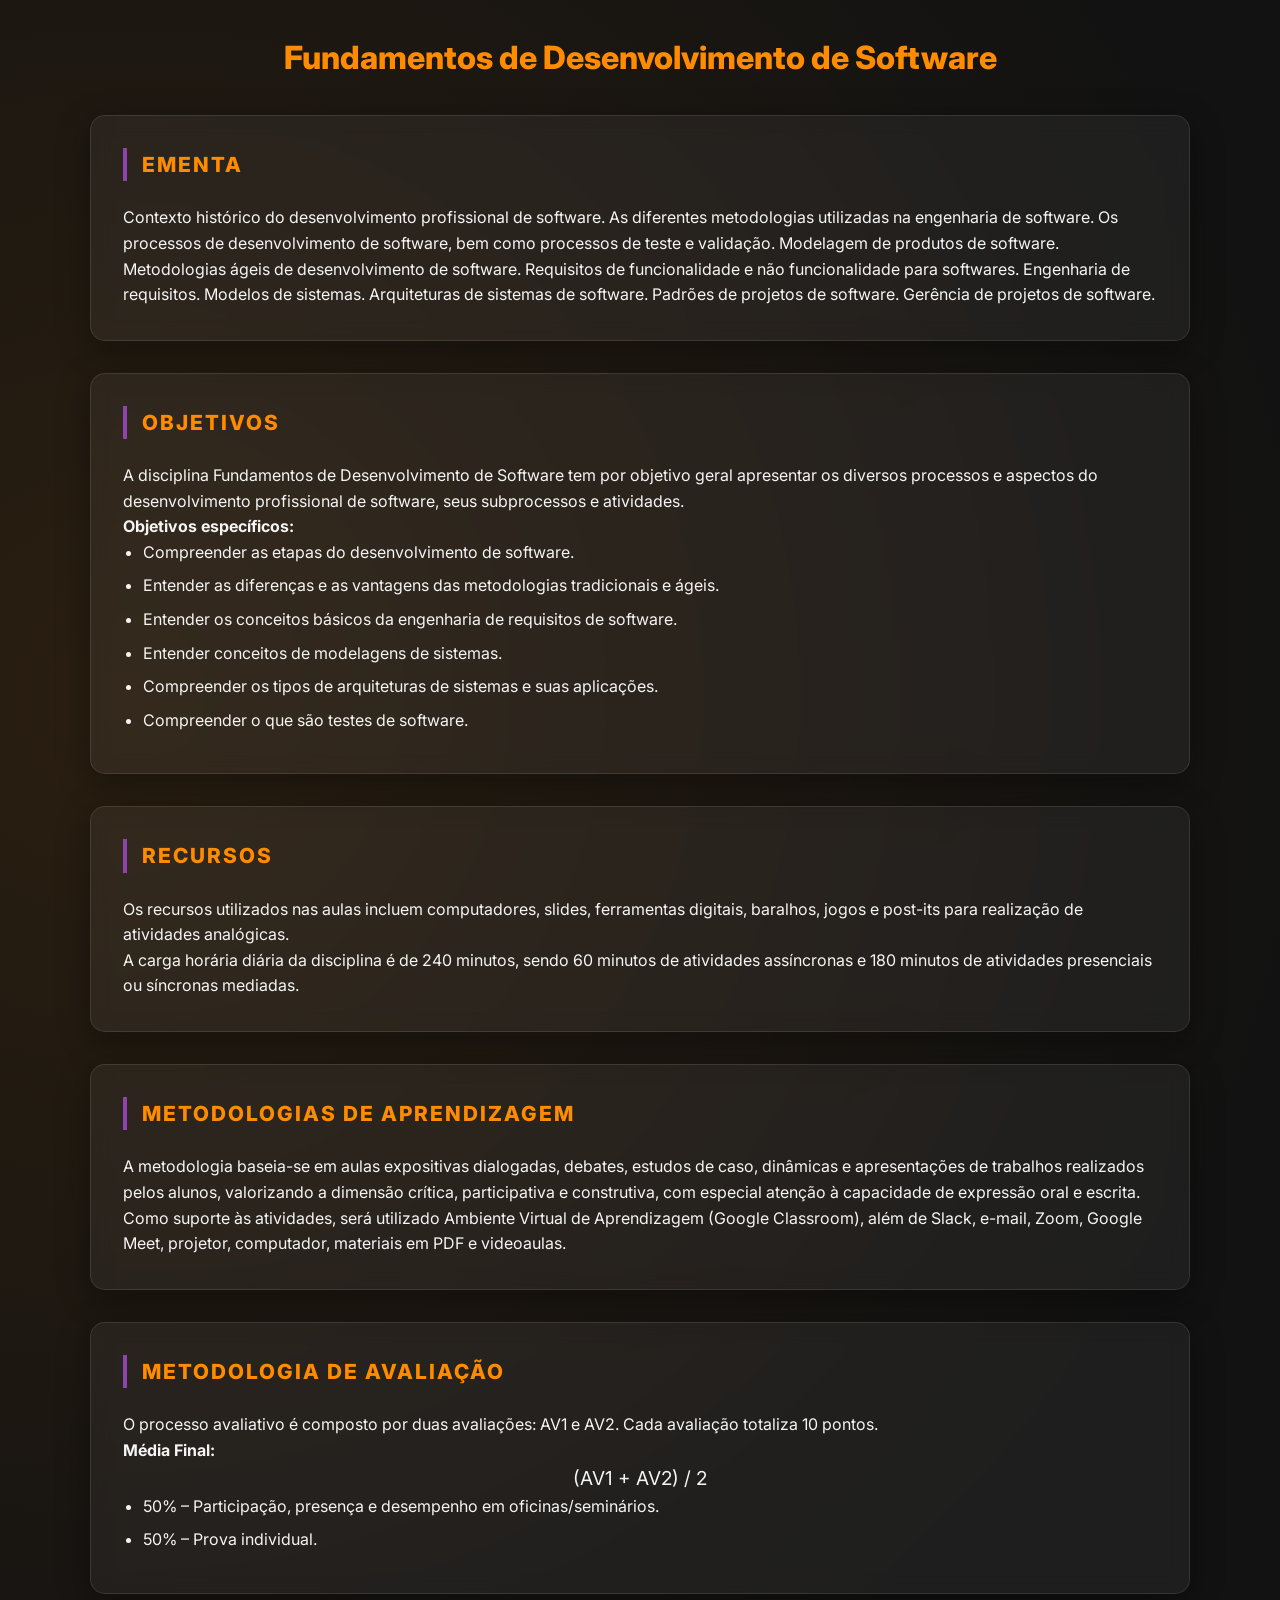
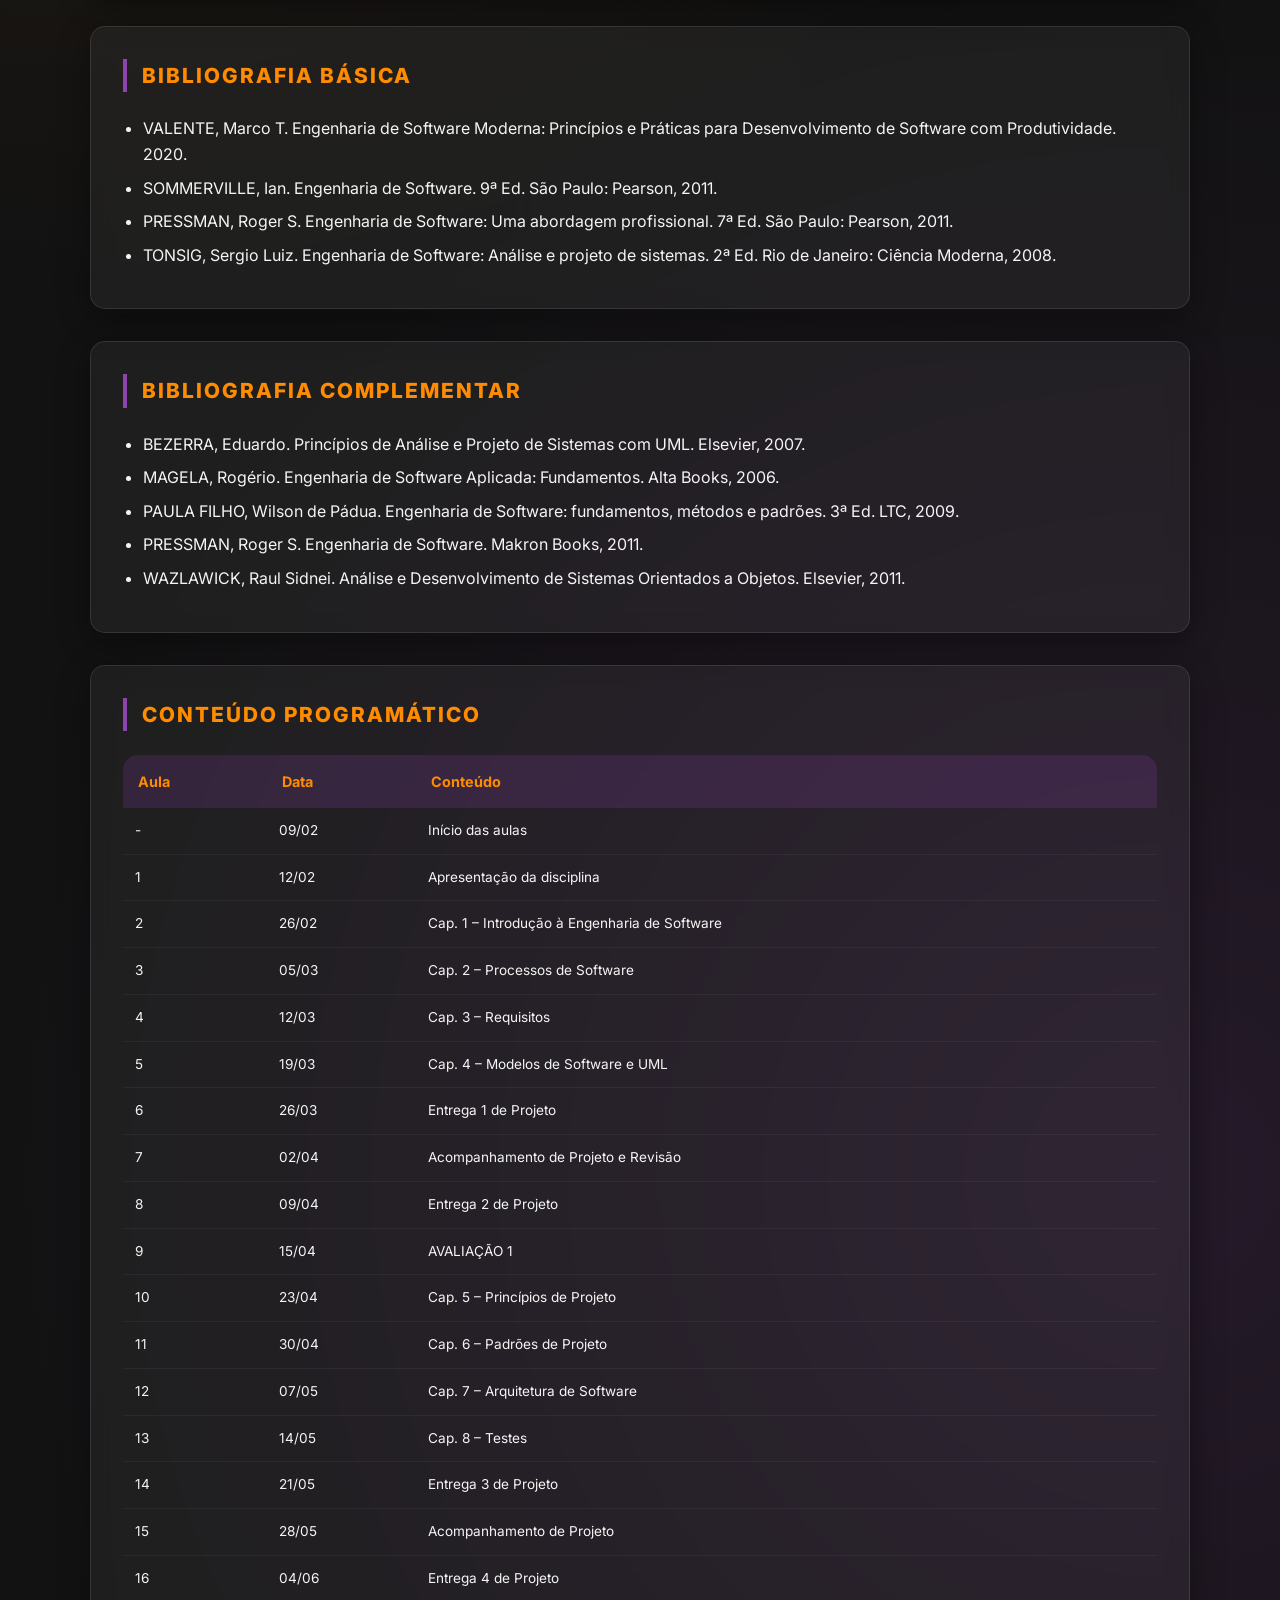
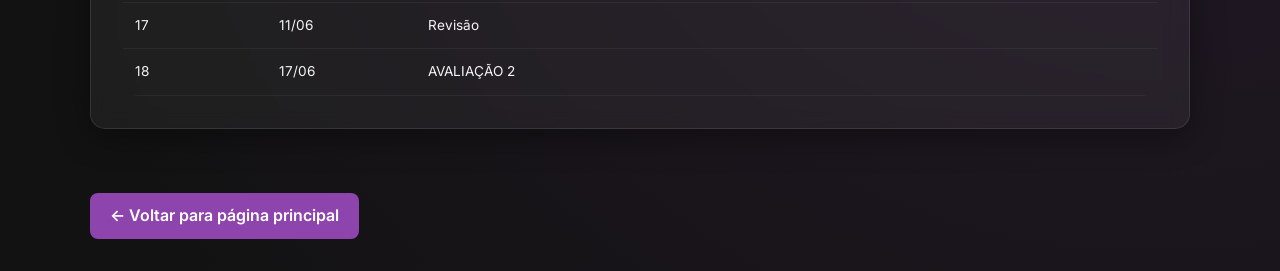
<file: pages/fds/fds.html>
<!doctype html>
<html lang="pt-BR">
  <head>
    <meta charset="UTF-8" />
    <meta name="viewport" content="width=device-width, initial-scale=1.0" />
    <title>Fundamentos de Desenvolvimento de Software</title>
    <link rel="stylesheet" href="../styleEm.css" />
    <link rel="icon" type="image/png" href="../../cesarlogopng.png" />
  </head>

  <body>
    <div class="container">
      <h1>Fundamentos de Desenvolvimento de Software</h1>

      <section class="card">
        <h2>Ementa</h2>
        <p>
          Contexto histórico do desenvolvimento profissional de software. As
          diferentes metodologias utilizadas na engenharia de software. Os
          processos de desenvolvimento de software, bem como processos de teste
          e validação. Modelagem de produtos de software. Metodologias ágeis de
          desenvolvimento de software. Requisitos de funcionalidade e não
          funcionalidade para softwares. Engenharia de requisitos. Modelos de
          sistemas. Arquiteturas de sistemas de software. Padrões de projetos de
          software. Gerência de projetos de software.
        </p>
      </section>

      <section class="card">
        <h2>OBJETIVOS</h2>
        <p>
          A disciplina Fundamentos de Desenvolvimento de Software tem por
          objetivo geral apresentar os diversos processos e aspectos do
          desenvolvimento profissional de software, seus subprocessos e
          atividades.
        </p>

        <p><strong>Objetivos específicos:</strong></p>
        <ul>
          <li>Compreender as etapas do desenvolvimento de software.</li>
          <li>
            Entender as diferenças e as vantagens das metodologias tradicionais
            e ágeis.
          </li>
          <li>
            Entender os conceitos básicos da engenharia de requisitos de
            software.
          </li>
          <li>Entender conceitos de modelagens de sistemas.</li>
          <li>
            Compreender os tipos de arquiteturas de sistemas e suas aplicações.
          </li>
          <li>Compreender o que são testes de software.</li>
        </ul>
      </section>

      <section class="card">
        <h2>RECURSOS</h2>
        <p>
          Os recursos utilizados nas aulas incluem computadores, slides,
          ferramentas digitais, baralhos, jogos e post-its para realização de
          atividades analógicas.
        </p>
        <p>
          A carga horária diária da disciplina é de 240 minutos, sendo 60
          minutos de atividades assíncronas e 180 minutos de atividades
          presenciais ou síncronas mediadas.
        </p>
      </section>

      <section class="card">
        <h2>METODOLOGIAS DE APRENDIZAGEM</h2>
        <p>
          A metodologia baseia-se em aulas expositivas dialogadas, debates,
          estudos de caso, dinâmicas e apresentações de trabalhos realizados
          pelos alunos, valorizando a dimensão crítica, participativa e
          construtiva, com especial atenção à capacidade de expressão oral e
          escrita.
        </p>
        <p>
          Como suporte às atividades, será utilizado Ambiente Virtual de
          Aprendizagem (Google Classroom), além de Slack, e-mail, Zoom, Google
          Meet, projetor, computador, materiais em PDF e videoaulas.
        </p>
      </section>

      <section class="card">
        <h2>METODOLOGIA DE AVALIAÇÃO</h2>
        <p>
          O processo avaliativo é composto por duas avaliações: AV1 e AV2. Cada
          avaliação totaliza 10 pontos.
        </p>

        <p><strong>Média Final:</strong></p>
        <p style="text-align: center; font-size: 1.2rem">(AV1 + AV2) / 2</p>

        <ul>
          <li>
            50% – Participação, presença e desempenho em oficinas/seminários.
          </li>
          <li>50% – Prova individual.</li>
        </ul>
      </section>

      <section class="card">
        <h2>BIBLIOGRAFIA BÁSICA</h2>
        <ul>
          <li>
            VALENTE, Marco T. Engenharia de Software Moderna: Princípios e
            Práticas para Desenvolvimento de Software com Produtividade. 2020.
          </li>
          <li>
            SOMMERVILLE, Ian. Engenharia de Software. 9ª Ed. São Paulo: Pearson,
            2011.
          </li>
          <li>
            PRESSMAN, Roger S. Engenharia de Software: Uma abordagem
            profissional. 7ª Ed. São Paulo: Pearson, 2011.
          </li>
          <li>
            TONSIG, Sergio Luiz. Engenharia de Software: Análise e projeto de
            sistemas. 2ª Ed. Rio de Janeiro: Ciência Moderna, 2008.
          </li>
        </ul>
      </section>

      <section class="card">
        <h2>BIBLIOGRAFIA COMPLEMENTAR</h2>
        <ul>
          <li>
            BEZERRA, Eduardo. Princípios de Análise e Projeto de Sistemas com
            UML. Elsevier, 2007.
          </li>
          <li>
            MAGELA, Rogério. Engenharia de Software Aplicada: Fundamentos. Alta
            Books, 2006.
          </li>
          <li>
            PAULA FILHO, Wilson de Pádua. Engenharia de Software: fundamentos,
            métodos e padrões. 3ª Ed. LTC, 2009.
          </li>
          <li>
            PRESSMAN, Roger S. Engenharia de Software. Makron Books, 2011.
          </li>
          <li>
            WAZLAWICK, Raul Sidnei. Análise e Desenvolvimento de Sistemas
            Orientados a Objetos. Elsevier, 2011.
          </li>
        </ul>
      </section>

      <section class="card">
        <h2>Conteúdo Programático</h2>

        <div class="table-container">
          <table>
            <thead>
              <tr>
                <th>Aula</th>
                <th>Data</th>
                <th>Conteúdo</th>
              </tr>
            </thead>
            <tbody>
              <tr>
                <td>-</td>
                <td>09/02</td>
                <td>Início das aulas</td>
              </tr>
              <tr>
                <td>1</td>
                <td>12/02</td>
                <td>Apresentação da disciplina</td>
              </tr>
              <tr>
                <td>2</td>
                <td>26/02</td>
                <td>Cap. 1 – Introdução à Engenharia de Software</td>
              </tr>
              <tr>
                <td>3</td>
                <td>05/03</td>
                <td>Cap. 2 – Processos de Software</td>
              </tr>
              <tr>
                <td>4</td>
                <td>12/03</td>
                <td>Cap. 3 – Requisitos</td>
              </tr>
              <tr>
                <td>5</td>
                <td>19/03</td>
                <td>Cap. 4 – Modelos de Software e UML</td>
              </tr>
              <tr>
                <td>6</td>
                <td>26/03</td>
                <td>Entrega 1 de Projeto</td>
              </tr>
              <tr>
                <td>7</td>
                <td>02/04</td>
                <td>Acompanhamento de Projeto e Revisão</td>
              </tr>
              <tr>
                <td>8</td>
                <td>09/04</td>
                <td>Entrega 2 de Projeto</td>
              </tr>
              <tr>
                <td>9</td>
                <td>15/04</td>
                <td>AVALIAÇÃO 1</td>
              </tr>
              <tr>
                <td>10</td>
                <td>23/04</td>
                <td>Cap. 5 – Princípios de Projeto</td>
              </tr>
              <tr>
                <td>11</td>
                <td>30/04</td>
                <td>Cap. 6 – Padrões de Projeto</td>
              </tr>
              <tr>
                <td>12</td>
                <td>07/05</td>
                <td>Cap. 7 – Arquitetura de Software</td>
              </tr>
              <tr>
                <td>13</td>
                <td>14/05</td>
                <td>Cap. 8 – Testes</td>
              </tr>
              <tr>
                <td>14</td>
                <td>21/05</td>
                <td>Entrega 3 de Projeto</td>
              </tr>
              <tr>
                <td>15</td>
                <td>28/05</td>
                <td>Acompanhamento de Projeto</td>
              </tr>
              <tr>
                <td>16</td>
                <td>04/06</td>
                <td>Entrega 4 de Projeto</td>
              </tr>
              <tr>
                <td>17</td>
                <td>11/06</td>
                <td>Revisão</td>
              </tr>
              <tr>
                <td>18</td>
                <td>17/06</td>
                <td>AVALIAÇÃO 2</td>
              </tr>
            </tbody>
          </table>
        </div>
      </section>
      <footer class="rodape">
        <a href="../../index.html" class="botao-voltar"
          >← Voltar para página principal</a
        >
      </footer>
    </div>
  </body>
</html>
</file>
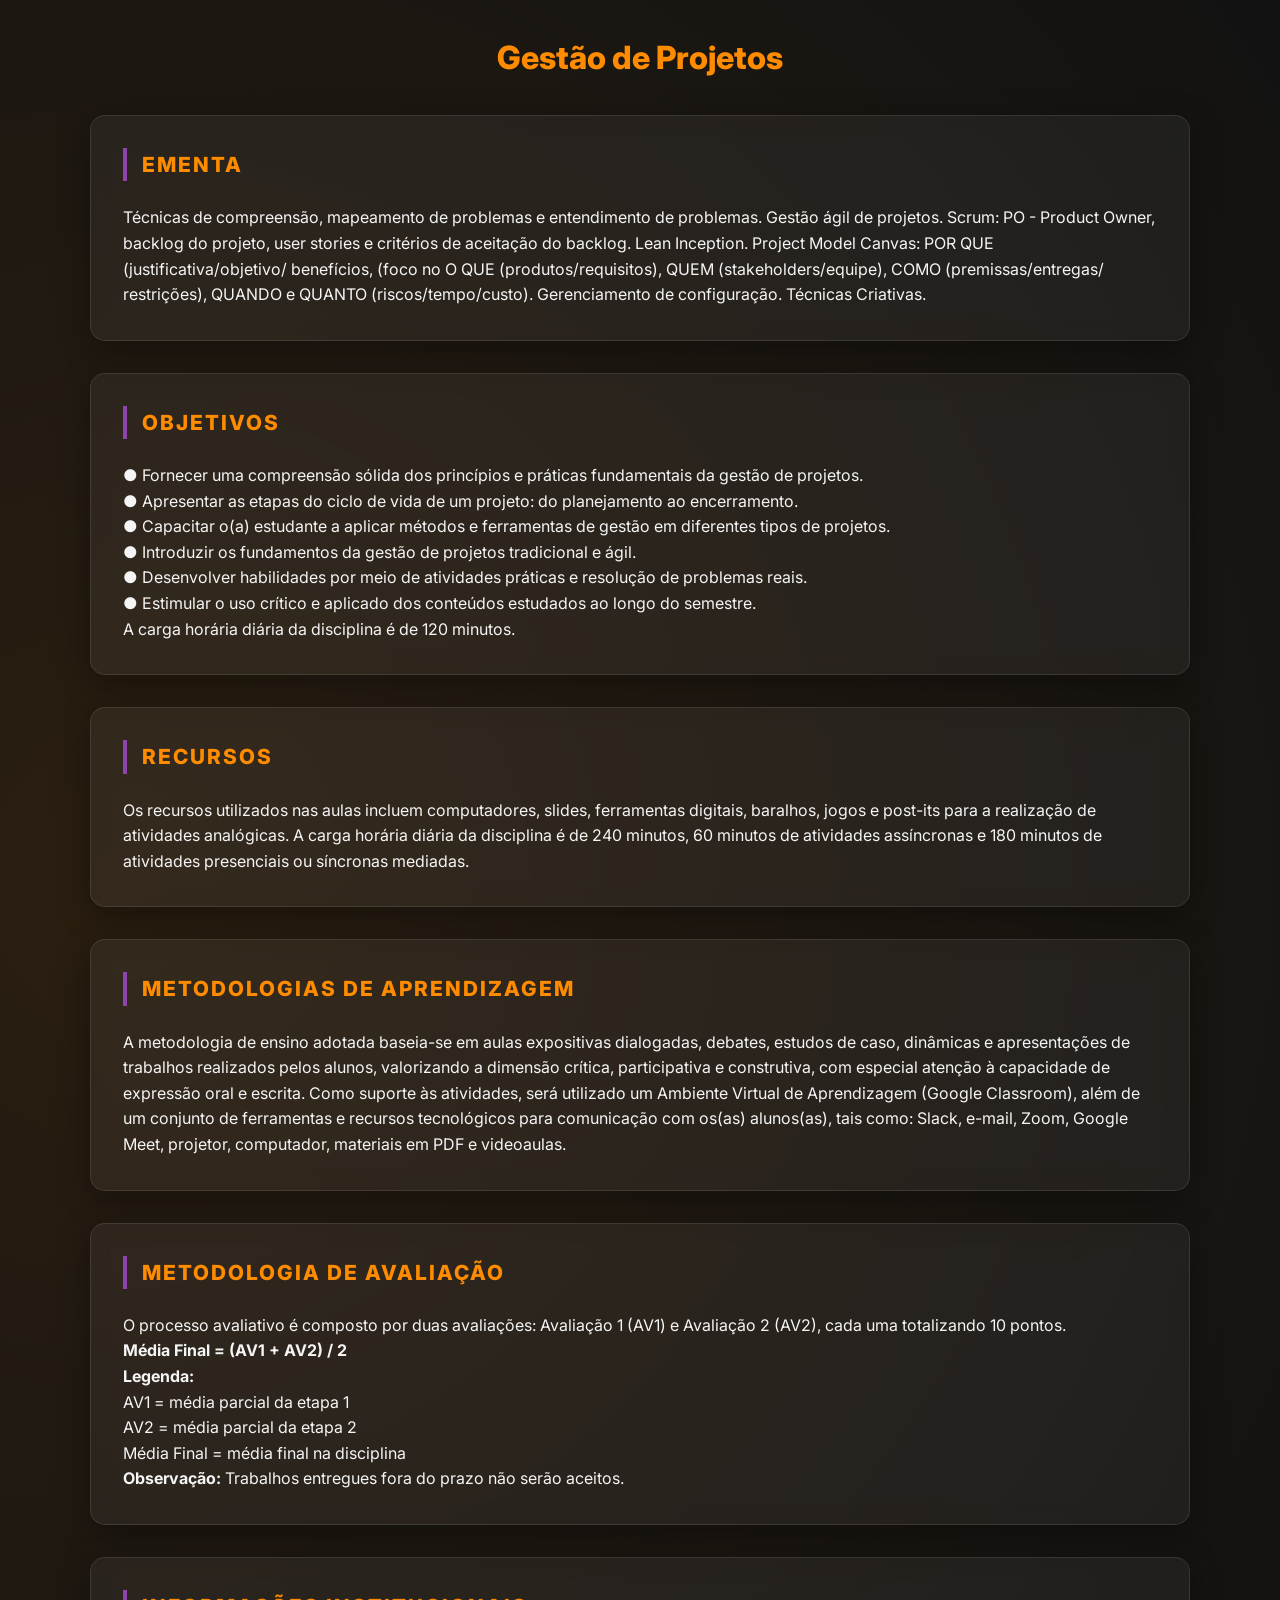
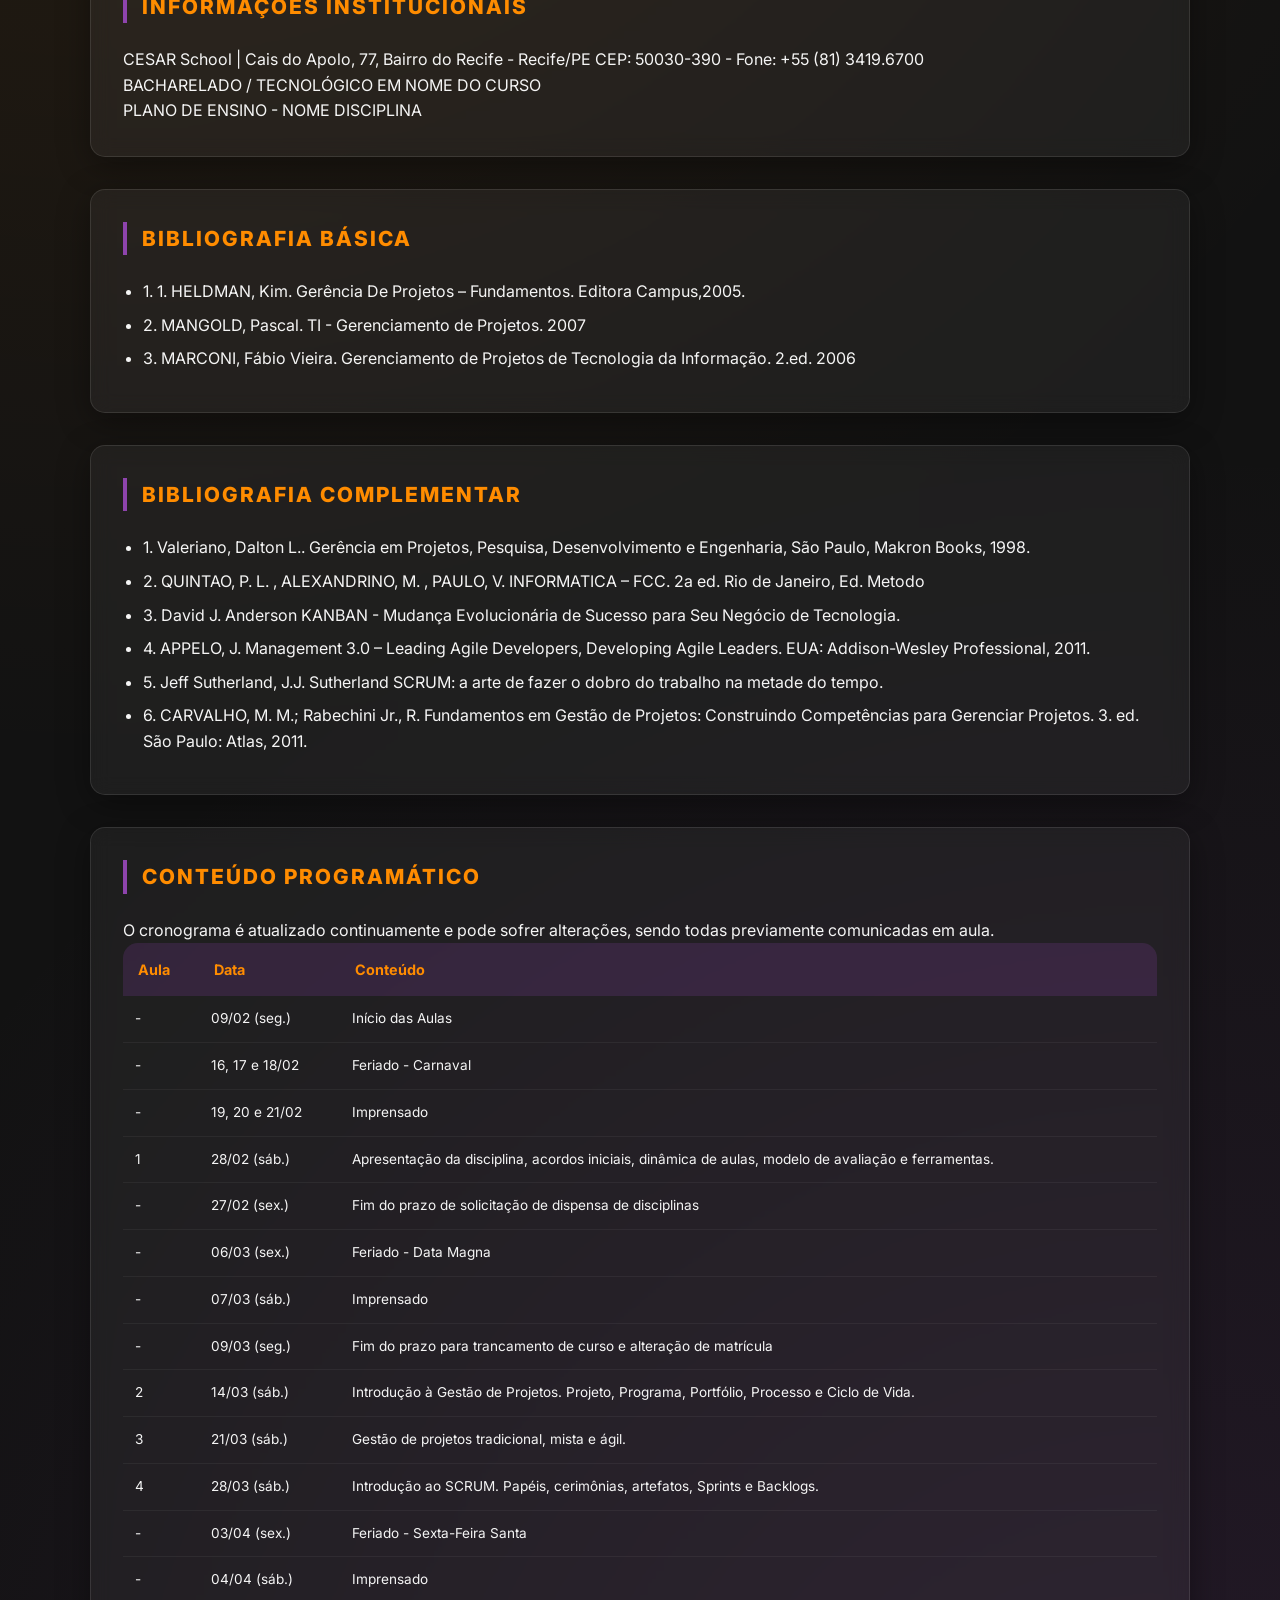
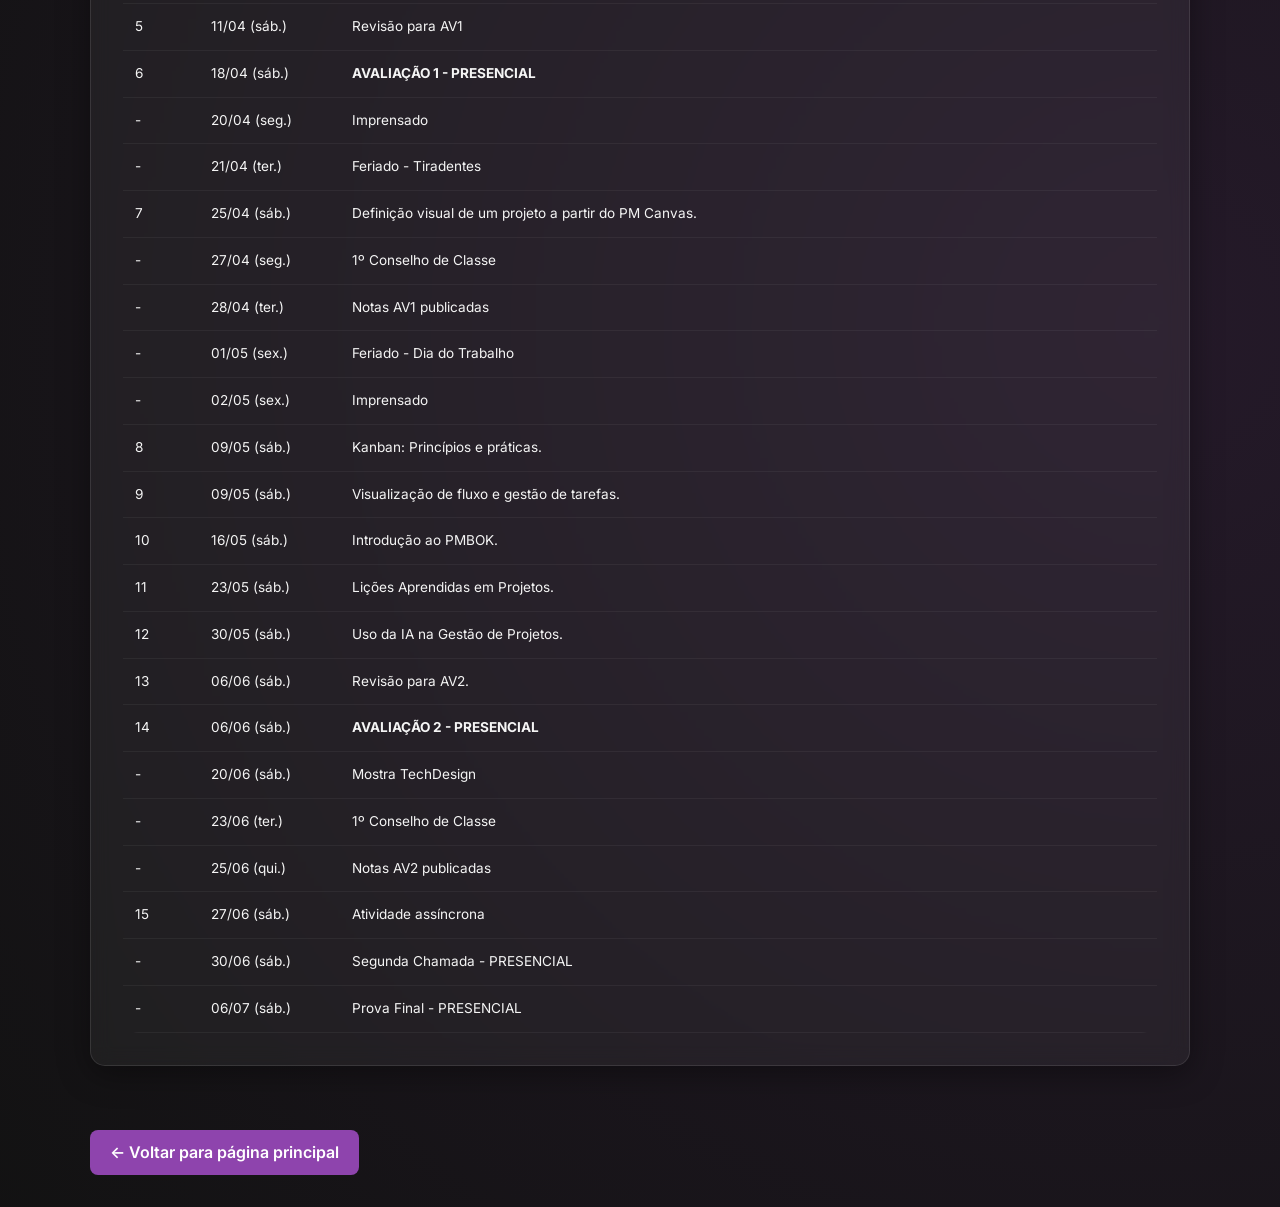
<file: pages/gp/gp.html>
<!doctype html>
<html lang="pt-BR">
  <head>
    <meta charset="UTF-8" />
    <title>GESTÃO DE PROJETOS</title>
    <meta name="viewport" content="width=device-width, initial-scale=1.0" />
    <link rel="stylesheet" href="../styleEm.css" />
    <link rel="icon" type="image/png" href="../../cesarlogopng.png" />
  </head>

  <body>
    <div class="container">
      <h1>Gestão de Projetos</h1>

      <main class="container">
        <section class="card">
          <h2>Ementa</h2>
          <p>
            Técnicas de compreensão, mapeamento de problemas e entendimento de
            problemas. Gestão ágil de projetos. Scrum: PO - Product Owner,
            backlog do projeto, user stories e critérios de aceitação do
            backlog. Lean Inception. Project Model Canvas: POR QUE
            (justificativa/objetivo/ benefícios, (foco no O QUE
            (produtos/requisitos), QUEM (stakeholders/equipe), COMO
            (premissas/entregas/ restrições), QUANDO e QUANTO
            (riscos/tempo/custo). Gerenciamento de configuração. Técnicas
            Criativas.
          </p>
        </section>

        <section class="card">
          <h2>Objetivos</h2>
          <p>
            ● Fornecer uma compreensão sólida dos princípios e práticas
            fundamentais da gestão de projetos. <br />
            ● Apresentar as etapas do ciclo de vida de um projeto: do
            planejamento ao encerramento. <br />
            ● Capacitar o(a) estudante a aplicar métodos e ferramentas de gestão
            em diferentes tipos de projetos. <br />
            ● Introduzir os fundamentos da gestão de projetos tradicional e
            ágil. <br />
            ● Desenvolver habilidades por meio de atividades práticas e
            resolução de problemas reais. <br />
            ● Estimular o uso crítico e aplicado dos conteúdos estudados ao
            longo do semestre. <br />
          </p>
          <p>A carga horária diária da disciplina é de 120 minutos.</p>
        </section>

        <section class="card">
          <h2>Recursos</h2>
          <p>
            Os recursos utilizados nas aulas incluem computadores, slides,
            ferramentas digitais, baralhos, jogos e post-its para a realização
            de atividades analógicas. A carga horária diária da disciplina é de
            240 minutos, 60 minutos de atividades assíncronas e 180 minutos de
            atividades presenciais ou síncronas mediadas.
          </p>
        </section>

        <section class="card">
          <h2>Metodologias de Aprendizagem</h2>
          <p>
            A metodologia de ensino adotada baseia-se em aulas expositivas
            dialogadas, debates, estudos de caso, dinâmicas e apresentações de
            trabalhos realizados pelos alunos, valorizando a dimensão crítica,
            participativa e construtiva, com especial atenção à capacidade de
            expressão oral e escrita. Como suporte às atividades, será utilizado
            um Ambiente Virtual de Aprendizagem (Google Classroom), além de um
            conjunto de ferramentas e recursos tecnológicos para comunicação com
            os(as) alunos(as), tais como: Slack, e-mail, Zoom, Google Meet,
            projetor, computador, materiais em PDF e videoaulas.
          </p>
        </section>

        <section class="card">
          <h2>Metodologia de Avaliação</h2>

          <p>
            O processo avaliativo é composto por duas avaliações: Avaliação 1
            (AV1) e Avaliação 2 (AV2), cada uma totalizando 10 pontos.
          </p>

          <p><strong>Média Final = (AV1 + AV2) / 2</strong></p>

          <p>
            <strong>Legenda:</strong><br />
            AV1 = média parcial da etapa 1<br />
            AV2 = média parcial da etapa 2<br />
            Média Final = média final na disciplina
          </p>

          <p>
            <strong>Observação:</strong> Trabalhos entregues fora do prazo não
            serão aceitos.
          </p>
        </section>

        <section class="card">
          <h2>Informações Institucionais</h2>
          <p>
            CESAR School | Cais do Apolo, 77, Bairro do Recife - Recife/PE CEP:
            50030-390 - Fone: +55 (81) 3419.6700
          </p>
          <p>
            BACHARELADO / TECNOLÓGICO EM NOME DO CURSO<br />
            PLANO DE ENSINO - NOME DISCIPLINA
          </p>
        </section>

        <section class="card">
          <h2>Bibliografia Básica</h2>
          <ul>
            <li>
              1. 1. HELDMAN, Kim. Gerência De Projetos – Fundamentos. Editora
              Campus,2005.
            </li>
            <li>2. MANGOLD, Pascal. TI - Gerenciamento de Projetos. 2007</li>
            <li>
              3. MARCONI, Fábio Vieira. Gerenciamento de Projetos de Tecnologia
              da Informação. 2.ed. 2006
            </li>
          </ul>
        </section>

        <section class="card">
          <h2>Bibliografia Complementar</h2>
          <ul>
            <li>
              1. Valeriano, Dalton L.. Gerência em Projetos, Pesquisa,
              Desenvolvimento e Engenharia, São Paulo, Makron Books, 1998.
            </li>
            <li>
              2. QUINTAO, P. L. , ALEXANDRINO, M. , PAULO, V. INFORMATICA – FCC.
              2a ed. Rio de Janeiro, Ed. Metodo
            </li>
            <li>
              3. David J. Anderson KANBAN - Mudança Evolucionária de Sucesso
              para Seu Negócio de Tecnologia.
            </li>
            <li>
              4. APPELO, J. Management 3.0 – Leading Agile Developers,
              Developing Agile Leaders. EUA: Addison-Wesley Professional, 2011.
            </li>
            <li>
              5. Jeff Sutherland, J.J. Sutherland SCRUM: a arte de fazer o dobro
              do trabalho na metade do tempo.
            </li>
            <li>
              6. CARVALHO, M. M.; Rabechini Jr., R. Fundamentos em Gestão de
              Projetos: Construindo Competências para Gerenciar Projetos. 3. ed.
              São Paulo: Atlas, 2011.
            </li>
          </ul>
        </section>

        <section class="card">
  <h2>Conteúdo Programático</h2>

  <p>
    O cronograma é atualizado continuamente e pode sofrer alterações,
    sendo todas previamente comunicadas em aula.
  </p>

  <div class="table-container">
    <table>
      <thead>
        <tr>
          <th>Aula</th>
          <th>Data</th>
          <th>Conteúdo</th>
        </tr>
      </thead>
      <tbody>

        <tr>
          <td>-</td>
          <td>09/02 (seg.)</td>
          <td>Início das Aulas</td>
        </tr>

        <tr>
          <td>-</td>
          <td>16, 17 e 18/02</td>
          <td>Feriado - Carnaval</td>
        </tr>

        <tr>
          <td>-</td>
          <td>19, 20 e 21/02</td>
          <td>Imprensado</td>
        </tr>

        <tr>
          <td>1</td>
          <td>28/02 (sáb.)</td>
          <td>
            Apresentação da disciplina, acordos iniciais, dinâmica de aulas,
            modelo de avaliação e ferramentas.
          </td>
        </tr>

        <tr>
          <td>-</td>
          <td>27/02 (sex.)</td>
          <td>Fim do prazo de solicitação de dispensa de disciplinas</td>
        </tr>

        <tr>
          <td>-</td>
          <td>06/03 (sex.)</td>
          <td>Feriado - Data Magna</td>
        </tr>

        <tr>
          <td>-</td>
          <td>07/03 (sáb.)</td>
          <td>Imprensado</td>
        </tr>

        <tr>
          <td>-</td>
          <td>09/03 (seg.)</td>
          <td>Fim do prazo para trancamento de curso e alteração de matrícula</td>
        </tr>

        <tr>
          <td>2</td>
          <td>14/03 (sáb.)</td>
          <td>
            Introdução à Gestão de Projetos. Projeto, Programa, Portfólio,
            Processo e Ciclo de Vida.
          </td>
        </tr>

        <tr>
          <td>3</td>
          <td>21/03 (sáb.)</td>
          <td>Gestão de projetos tradicional, mista e ágil.</td>
        </tr>

        <tr>
          <td>4</td>
          <td>28/03 (sáb.)</td>
          <td>
            Introdução ao SCRUM. Papéis, cerimônias, artefatos, Sprints e Backlogs.
          </td>
        </tr>

        <tr>
          <td>-</td>
          <td>03/04 (sex.)</td>
          <td>Feriado - Sexta-Feira Santa</td>
        </tr>

        <tr>
          <td>-</td>
          <td>04/04 (sáb.)</td>
          <td>Imprensado</td>
        </tr>

        <tr>
          <td>5</td>
          <td>11/04 (sáb.)</td>
          <td>Revisão para AV1</td>
        </tr>

        <tr>
          <td>6</td>
          <td>18/04 (sáb.)</td>
          <td><strong>AVALIAÇÃO 1 - PRESENCIAL</strong></td>
        </tr>

        <tr>
          <td>-</td>
          <td>20/04 (seg.)</td>
          <td>Imprensado</td>
        </tr>

        <tr>
          <td>-</td>
          <td>21/04 (ter.)</td>
          <td>Feriado - Tiradentes</td>
        </tr>

        <tr>
          <td>7</td>
          <td>25/04 (sáb.)</td>
          <td>Definição visual de um projeto a partir do PM Canvas.</td>
        </tr>

        <tr>
          <td>-</td>
          <td>27/04 (seg.)</td>
          <td>1º Conselho de Classe</td>
        </tr>

        <tr>
          <td>-</td>
          <td>28/04 (ter.)</td>
          <td>Notas AV1 publicadas</td>
        </tr>

        <tr>
          <td>-</td>
          <td>01/05 (sex.)</td>
          <td>Feriado - Dia do Trabalho</td>
        </tr>

        <tr>
          <td>-</td>
          <td>02/05 (sex.)</td>
          <td>Imprensado</td>
        </tr>

        <tr>
          <td>8</td>
          <td>09/05 (sáb.)</td>
          <td>Kanban: Princípios e práticas.</td>
        </tr>

        <tr>
          <td>9</td>
          <td>09/05 (sáb.)</td>
          <td>Visualização de fluxo e gestão de tarefas.</td>
        </tr>

        <tr>
          <td>10</td>
          <td>16/05 (sáb.)</td>
          <td>Introdução ao PMBOK.</td>
        </tr>

        <tr>
          <td>11</td>
          <td>23/05 (sáb.)</td>
          <td>Lições Aprendidas em Projetos.</td>
        </tr>

        <tr>
          <td>12</td>
          <td>30/05 (sáb.)</td>
          <td>Uso da IA na Gestão de Projetos.</td>
        </tr>

        <tr>
          <td>13</td>
          <td>06/06 (sáb.)</td>
          <td>Revisão para AV2.</td>
        </tr>

        <tr>
          <td>14</td>
          <td>06/06 (sáb.)</td>
          <td><strong>AVALIAÇÃO 2 - PRESENCIAL</strong></td>
        </tr>

        <tr>
          <td>-</td>
          <td>20/06 (sáb.)</td>
          <td>Mostra TechDesign</td>
        </tr>

        <tr>
          <td>-</td>
          <td>23/06 (ter.)</td>
          <td>1º Conselho de Classe</td>
        </tr>

        <tr>
          <td>-</td>
          <td>25/06 (qui.)</td>
          <td>Notas AV2 publicadas</td>
        </tr>

        <tr>
          <td>15</td>
          <td>27/06 (sáb.)</td>
          <td>Atividade assíncrona</td>
        </tr>

        <tr>
          <td>-</td>
          <td>30/06 (sáb.)</td>
          <td>Segunda Chamada - PRESENCIAL</td>
        </tr>

        <tr>
          <td>-</td>
          <td>06/07 (sáb.)</td>
          <td>Prova Final - PRESENCIAL</td>
        </tr>

      </tbody>
    </table>
  </div>
</section>
      </main>

      <footer class="rodape">
        <a href="../../index.html" class="botao-voltar"
          >← Voltar para página principal</a
        >
      </footer>
    </div>
  </body>
</html>
</file>
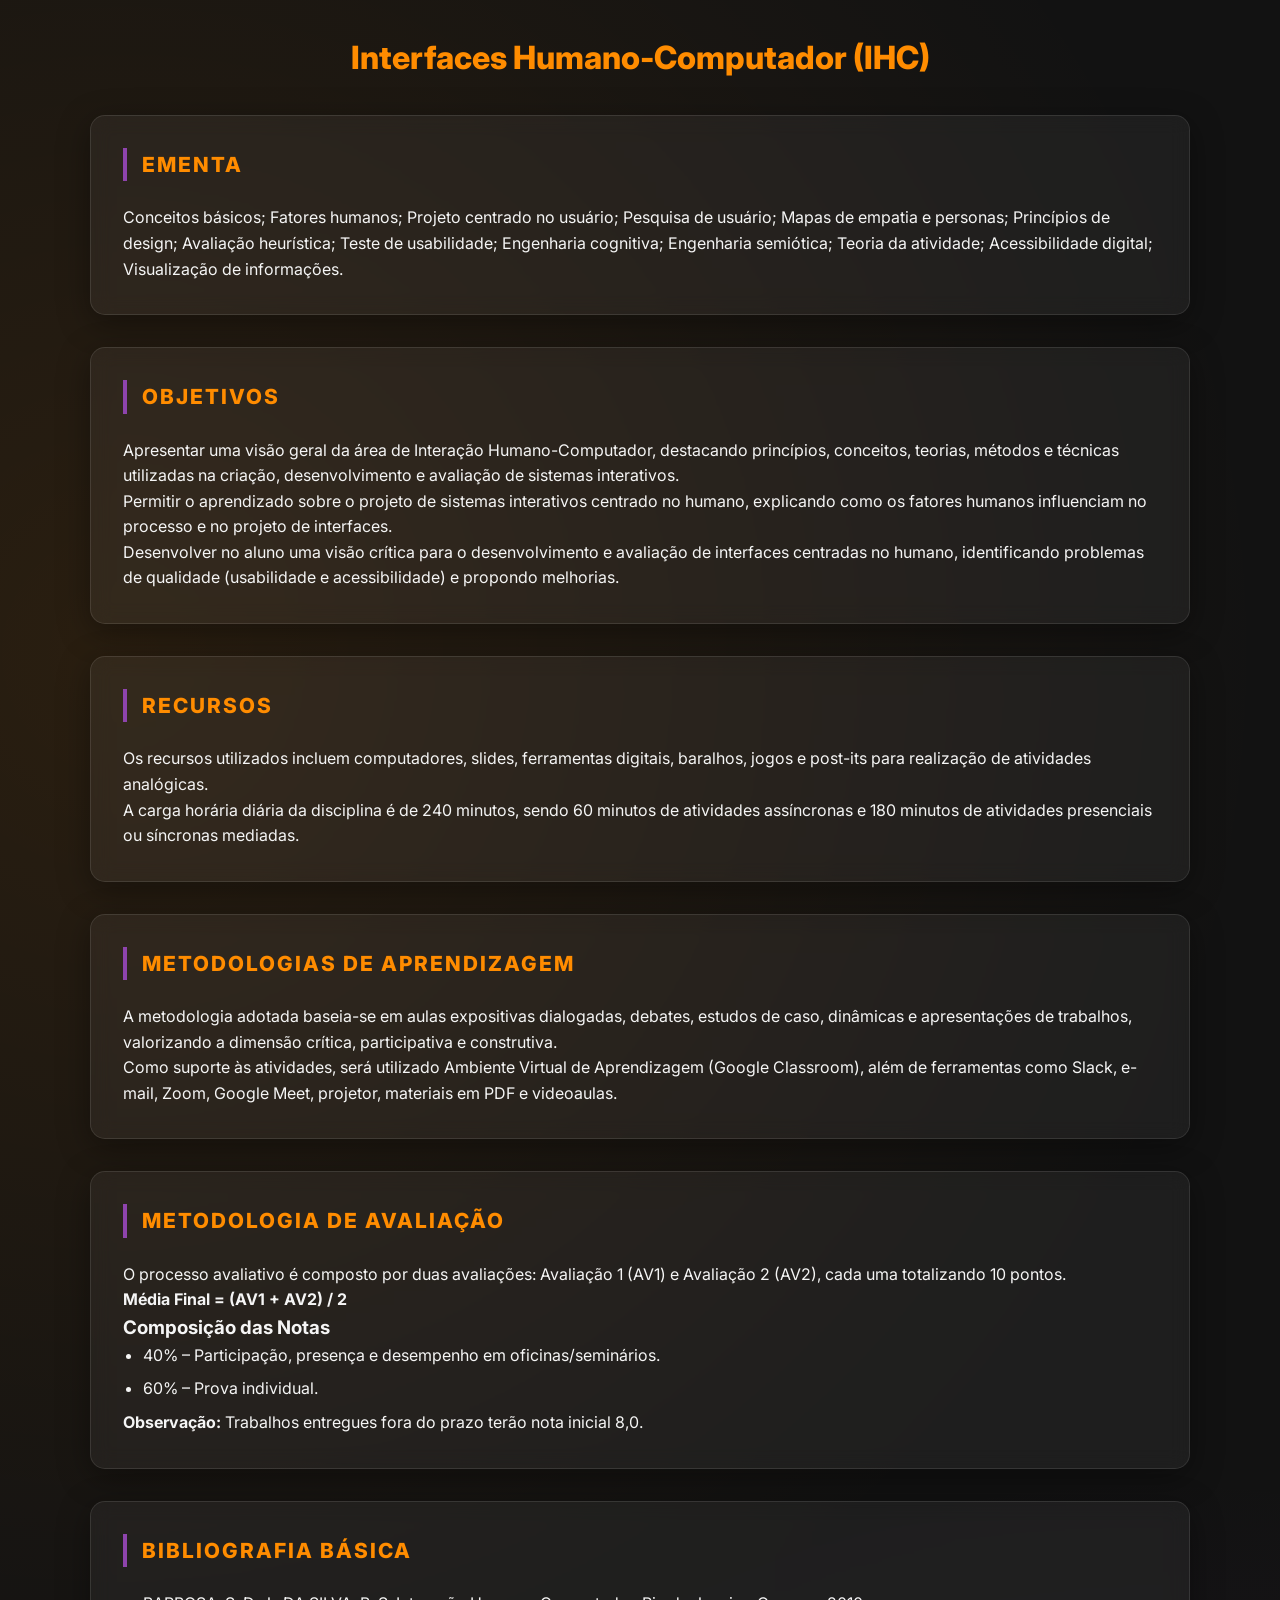
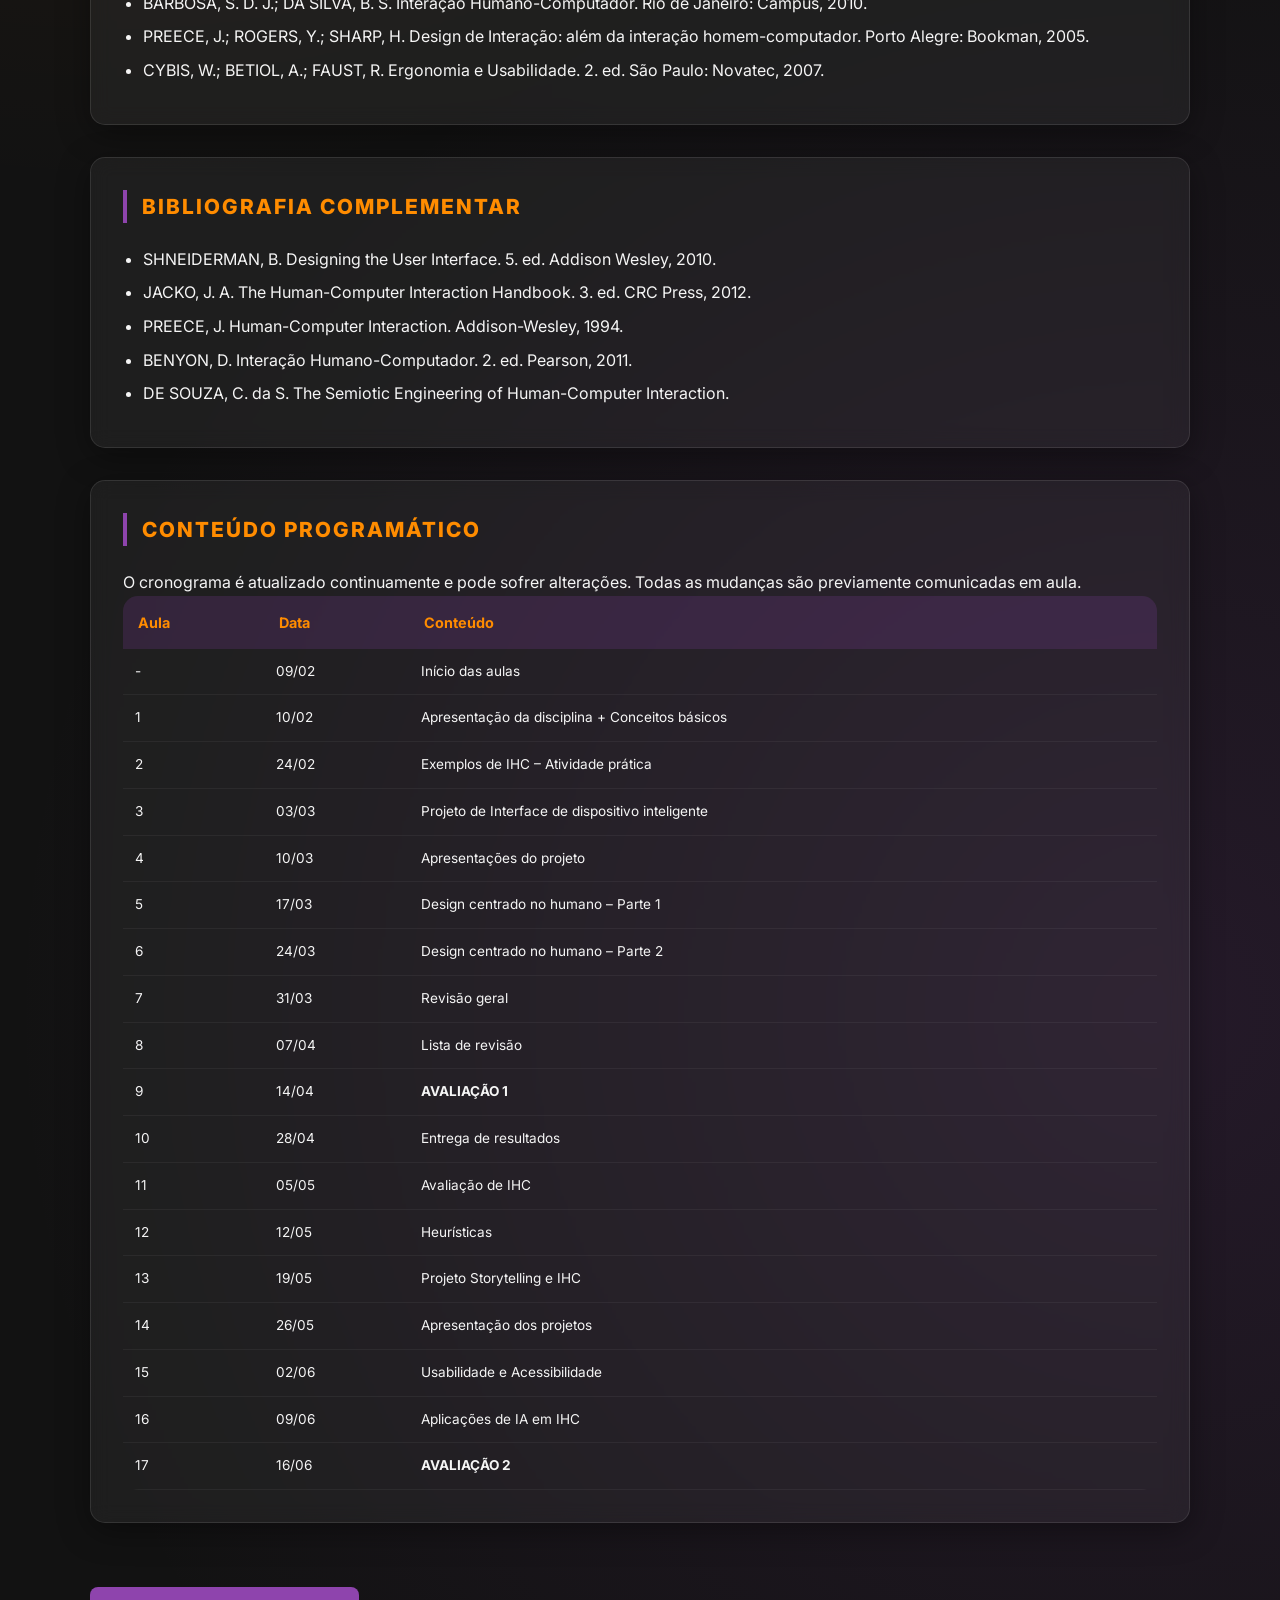
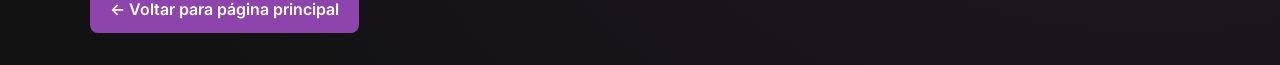
<file: pages/ihc/ihc.html>
<!doctype html>
<html lang="pt-BR">
  <head>
    <meta charset="UTF-8" />
    <meta name="viewport" content="width=device-width, initial-scale=1.0" />
    <title>Interfaces Humano-Computador</title>
    <link rel="stylesheet" href="../styleEm.css" />
    <link rel="icon" type="image/png" href="../../cesarlogopng.png" />
  </head>

  <body>
    <div class="container">
      <h1>Interfaces Humano-Computador (IHC)</h1>

      <section class="card">
        <h2>Ementa</h2>
        <p>
          Conceitos básicos; Fatores humanos; Projeto centrado no usuário;
          Pesquisa de usuário; Mapas de empatia e personas; Princípios de
          design; Avaliação heurística; Teste de usabilidade; Engenharia
          cognitiva; Engenharia semiótica; Teoria da atividade; Acessibilidade
          digital; Visualização de informações.
        </p>
      </section>
      <section class="card">
        <h2>Objetivos</h2>

        <p>
          Apresentar uma visão geral da área de Interação Humano-Computador,
          destacando princípios, conceitos, teorias, métodos e técnicas
          utilizadas na criação, desenvolvimento e avaliação de sistemas
          interativos.
        </p>

        <p>
          Permitir o aprendizado sobre o projeto de sistemas interativos
          centrado no humano, explicando como os fatores humanos influenciam no
          processo e no projeto de interfaces.
        </p>

        <p>
          Desenvolver no aluno uma visão crítica para o desenvolvimento e
          avaliação de interfaces centradas no humano, identificando problemas
          de qualidade (usabilidade e acessibilidade) e propondo melhorias.
        </p>
      </section>

      <section class="card">
        <h2>Recursos</h2>

        <p>
          Os recursos utilizados incluem computadores, slides, ferramentas
          digitais, baralhos, jogos e post-its para realização de atividades
          analógicas.
        </p>

        <p>
          A carga horária diária da disciplina é de 240 minutos, sendo 60
          minutos de atividades assíncronas e 180 minutos de atividades
          presenciais ou síncronas mediadas.
        </p>
      </section>

      <section class="card">
        <h2>Metodologias de Aprendizagem</h2>

        <p>
          A metodologia adotada baseia-se em aulas expositivas dialogadas,
          debates, estudos de caso, dinâmicas e apresentações de trabalhos,
          valorizando a dimensão crítica, participativa e construtiva.
        </p>

        <p>
          Como suporte às atividades, será utilizado Ambiente Virtual de
          Aprendizagem (Google Classroom), além de ferramentas como Slack,
          e-mail, Zoom, Google Meet, projetor, materiais em PDF e videoaulas.
        </p>
      </section>

      <section class="card">
        <h2>Metodologia de Avaliação</h2>

        <p>
          O processo avaliativo é composto por duas avaliações: Avaliação 1
          (AV1) e Avaliação 2 (AV2), cada uma totalizando 10 pontos.
        </p>

        <p><strong>Média Final = (AV1 + AV2) / 2</strong></p>

        <h3>Composição das Notas</h3>
        <ul>
          <li>
            40% – Participação, presença e desempenho em oficinas/seminários.
          </li>
          <li>60% – Prova individual.</li>
        </ul>

        <p>
          <strong>Observação:</strong> Trabalhos entregues fora do prazo terão
          nota inicial 8,0.
        </p>
      </section>

      <section class="card">
        <h2>Bibliografia Básica</h2>
        <ul>
          <li>
            BARBOSA, S. D. J.; DA SILVA, B. S. Interação Humano-Computador. Rio
            de Janeiro: Campus, 2010.
          </li>
          <li>
            PREECE, J.; ROGERS, Y.; SHARP, H. Design de Interação: além da
            interação homem-computador. Porto Alegre: Bookman, 2005.
          </li>
          <li>
            CYBIS, W.; BETIOL, A.; FAUST, R. Ergonomia e Usabilidade. 2. ed. São
            Paulo: Novatec, 2007.
          </li>
        </ul>
      </section>

      <section class="card">
        <h2>Bibliografia Complementar</h2>
        <ul>
          <li>
            SHNEIDERMAN, B. Designing the User Interface. 5. ed. Addison Wesley,
            2010.
          </li>
          <li>
            JACKO, J. A. The Human-Computer Interaction Handbook. 3. ed. CRC
            Press, 2012.
          </li>
          <li>PREECE, J. Human-Computer Interaction. Addison-Wesley, 1994.</li>
          <li>BENYON, D. Interação Humano-Computador. 2. ed. Pearson, 2011.</li>
          <li>
            DE SOUZA, C. da S. The Semiotic Engineering of Human-Computer
            Interaction.
          </li>
        </ul>
      </section>

      <section class="card">
        <h2>Conteúdo Programático</h2>

        <p>
          O cronograma é atualizado continuamente e pode sofrer alterações.
          Todas as mudanças são previamente comunicadas em aula.
        </p>

        <div class="table-container">
          <table>
            <thead>
              <tr>
                <th>Aula</th>
                <th>Data</th>
                <th>Conteúdo</th>
              </tr>
            </thead>
            <tbody>
              <tr>
                <td>-</td>
                <td>09/02</td>
                <td>Início das aulas</td>
              </tr>
              <tr>
                <td>1</td>
                <td>10/02</td>
                <td>Apresentação da disciplina + Conceitos básicos</td>
              </tr>
              <tr>
                <td>2</td>
                <td>24/02</td>
                <td>Exemplos de IHC – Atividade prática</td>
              </tr>
              <tr>
                <td>3</td>
                <td>03/03</td>
                <td>Projeto de Interface de dispositivo inteligente</td>
              </tr>
              <tr>
                <td>4</td>
                <td>10/03</td>
                <td>Apresentações do projeto</td>
              </tr>
              <tr>
                <td>5</td>
                <td>17/03</td>
                <td>Design centrado no humano – Parte 1</td>
              </tr>
              <tr>
                <td>6</td>
                <td>24/03</td>
                <td>Design centrado no humano – Parte 2</td>
              </tr>
              <tr>
                <td>7</td>
                <td>31/03</td>
                <td>Revisão geral</td>
              </tr>
              <tr>
                <td>8</td>
                <td>07/04</td>
                <td>Lista de revisão</td>
              </tr>
              <tr>
                <td>9</td>
                <td>14/04</td>
                <td><strong>AVALIAÇÃO 1</strong></td>
              </tr>
              <tr>
                <td>10</td>
                <td>28/04</td>
                <td>Entrega de resultados</td>
              </tr>
              <tr>
                <td>11</td>
                <td>05/05</td>
                <td>Avaliação de IHC</td>
              </tr>
              <tr>
                <td>12</td>
                <td>12/05</td>
                <td>Heurísticas</td>
              </tr>
              <tr>
                <td>13</td>
                <td>19/05</td>
                <td>Projeto Storytelling e IHC</td>
              </tr>
              <tr>
                <td>14</td>
                <td>26/05</td>
                <td>Apresentação dos projetos</td>
              </tr>
              <tr>
                <td>15</td>
                <td>02/06</td>
                <td>Usabilidade e Acessibilidade</td>
              </tr>
              <tr>
                <td>16</td>
                <td>09/06</td>
                <td>Aplicações de IA em IHC</td>
              </tr>
              <tr>
                <td>17</td>
                <td>16/06</td>
                <td><strong>AVALIAÇÃO 2</strong></td>
              </tr>
            </tbody>
          </table>
        </div>
      </section>

      <footer class="rodape">
        <a href="../../index.html" class="botao-voltar"
          >← Voltar para página principal</a
        >
      </footer>
    </div>
  </body>
</html>
</file>
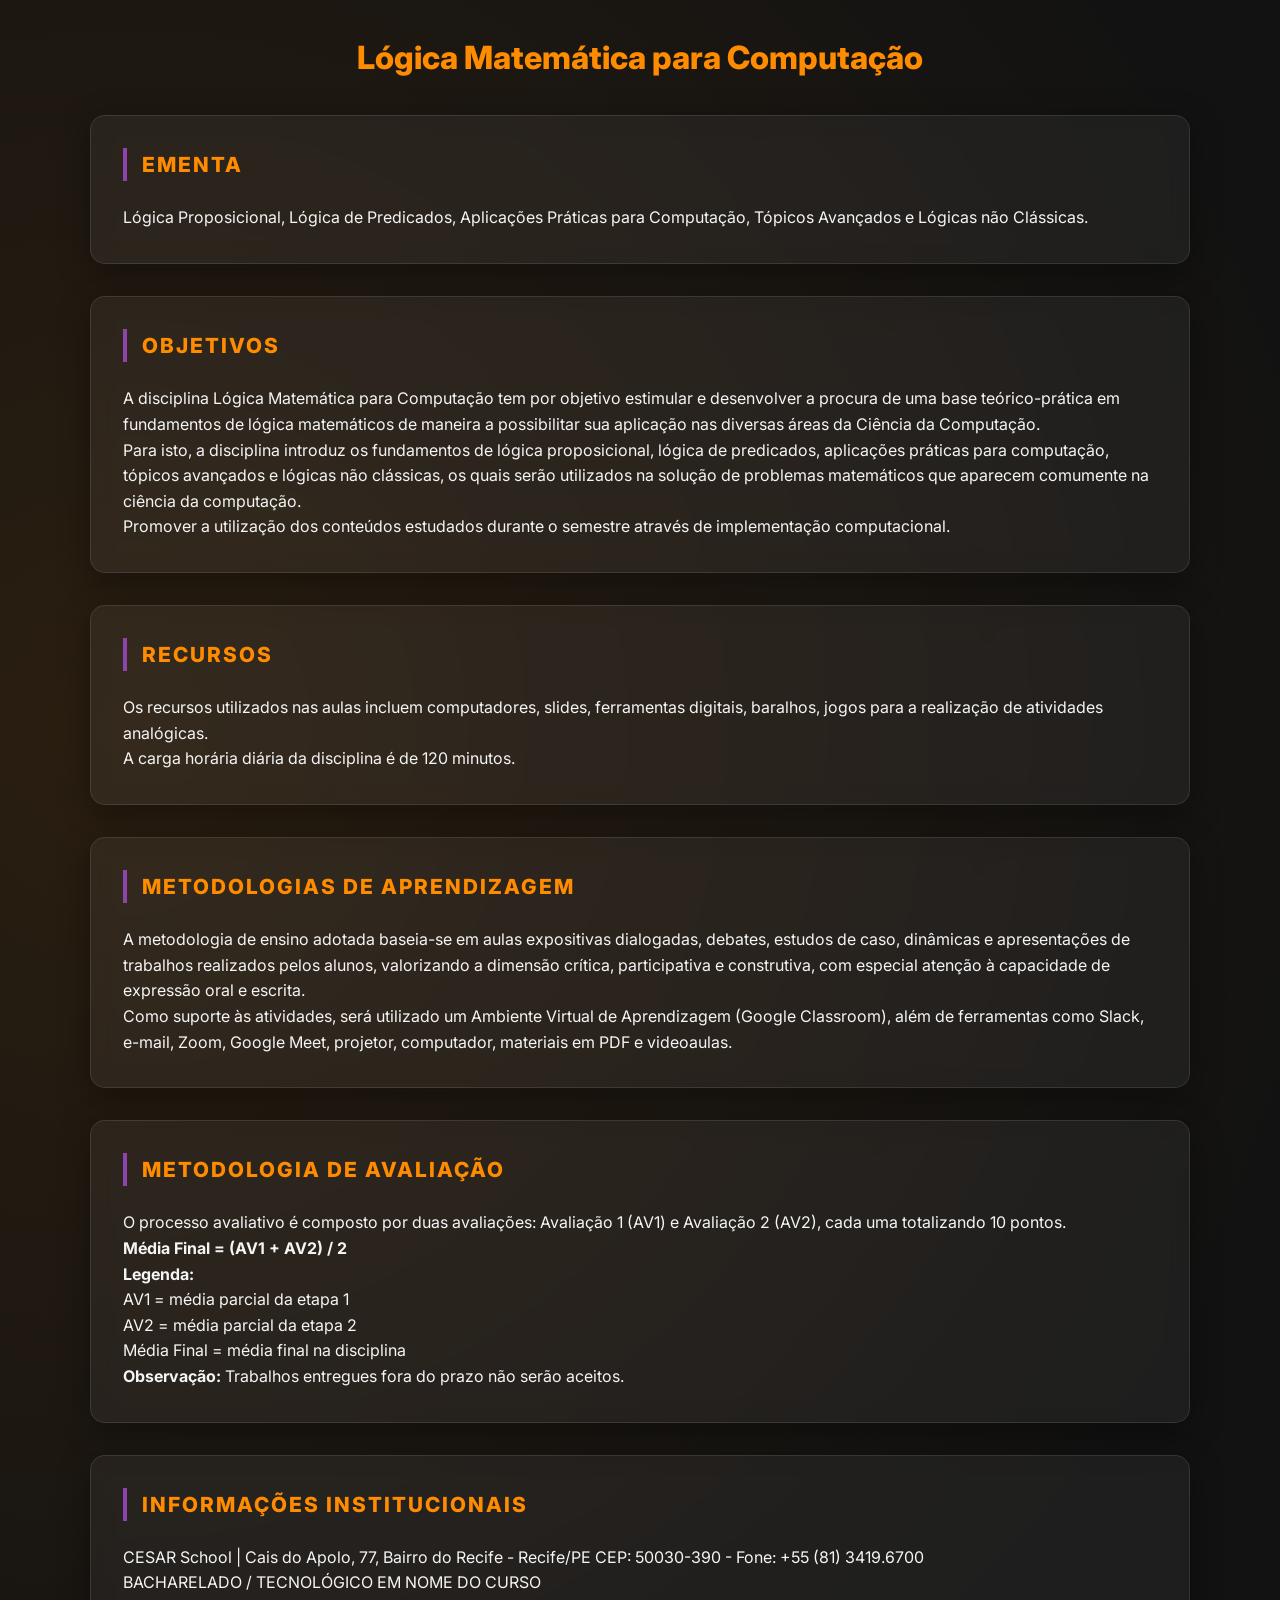
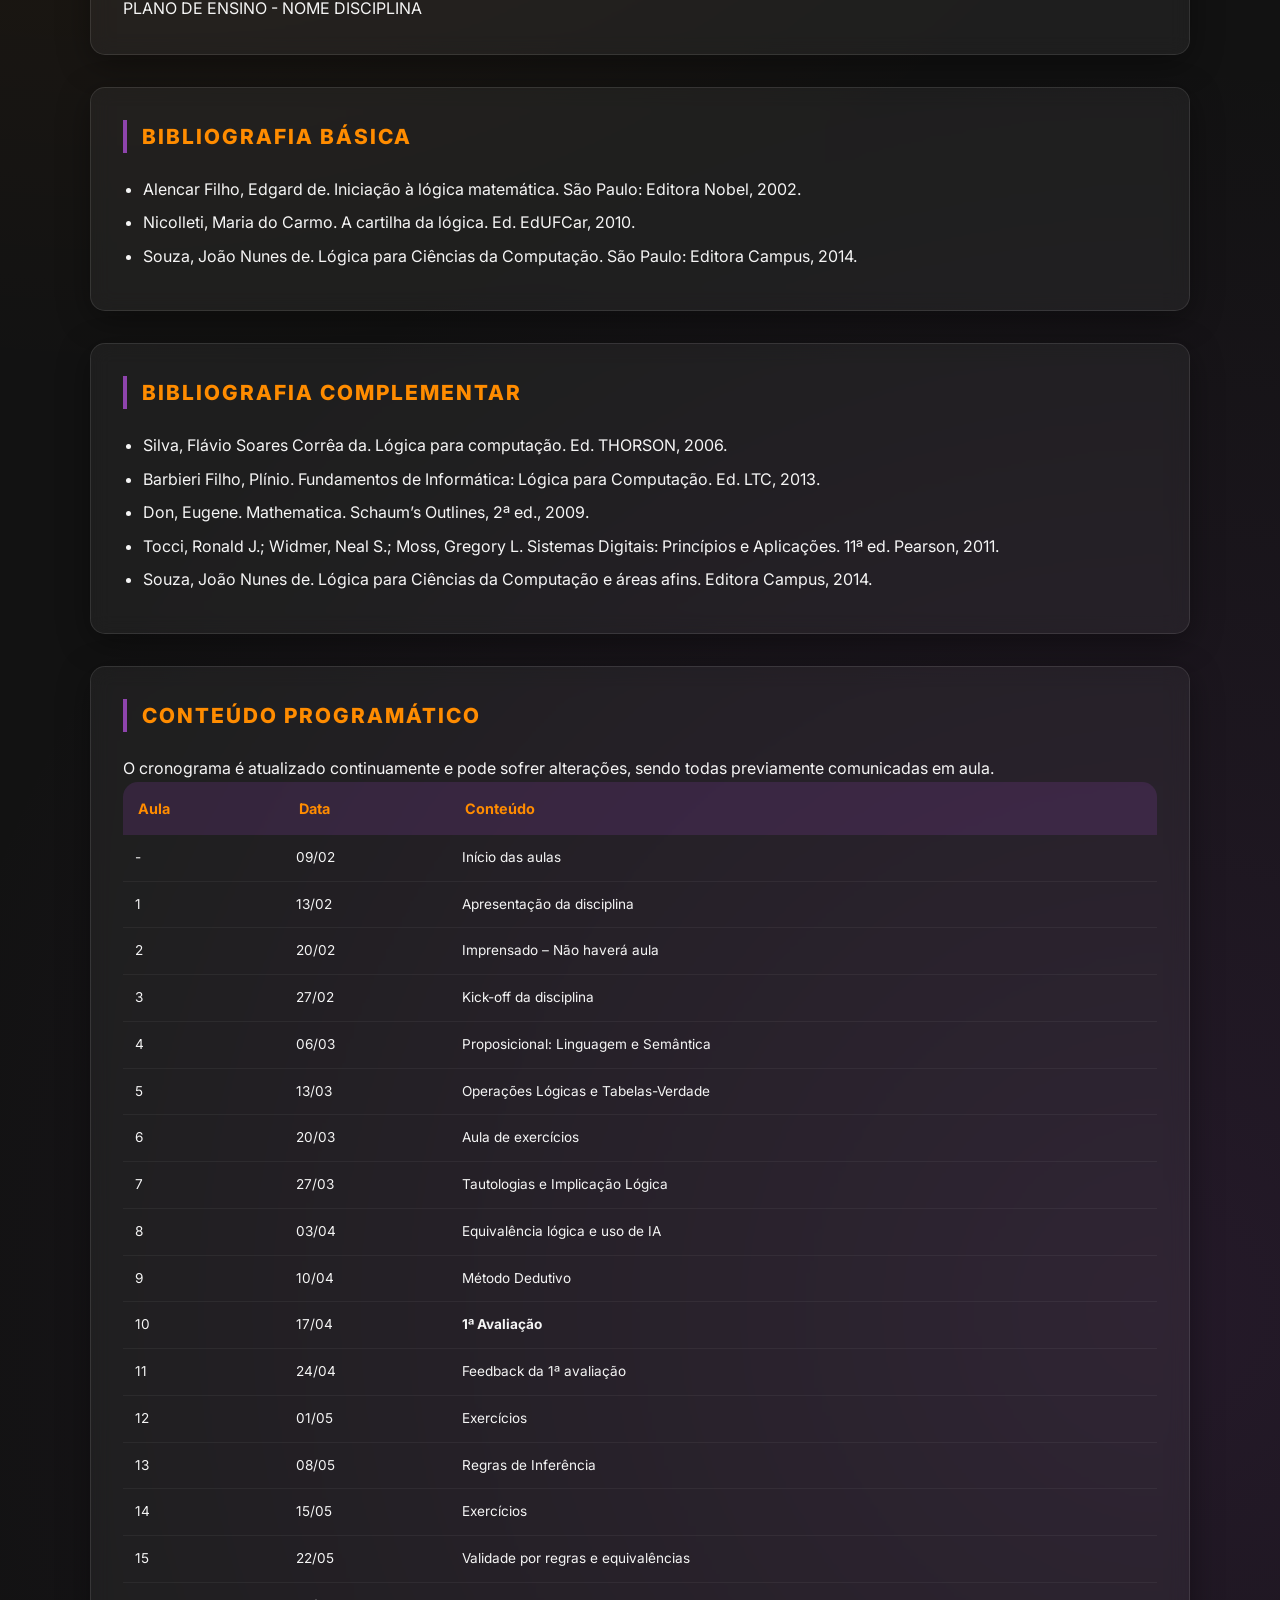
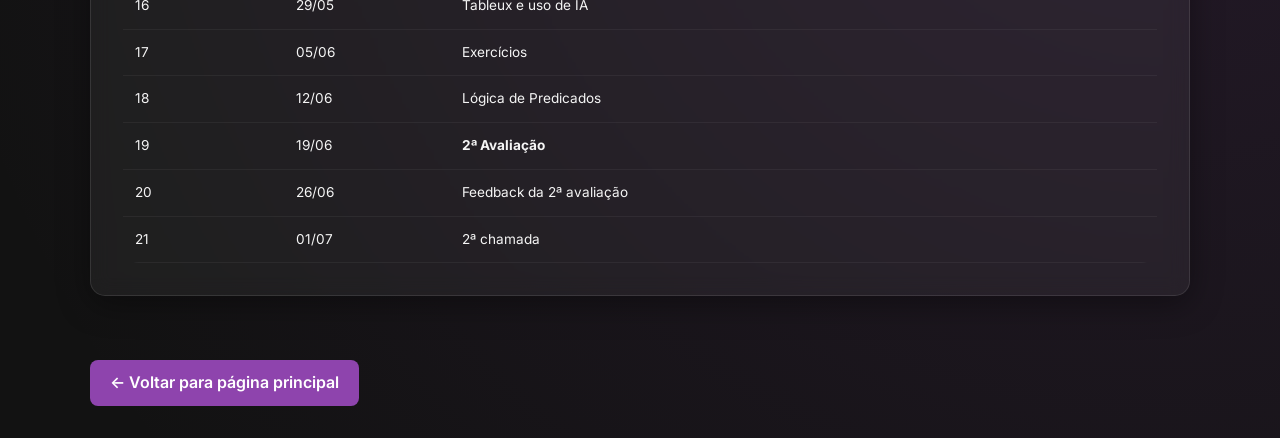
<file: pages/lp/lp.html>
<!doctype html>
<html lang="pt-BR">
  <head>
    <meta charset="UTF-8" />
    <title>LC - Lógica Matemática para Computação</title>
    <meta name="viewport" content="width=device-width, initial-scale=1.0" />
    <link rel="stylesheet" href="../styleEm.css" />
    <link rel="icon" type="image/png" href="../../cesarlogopng.png" />
  </head>

  <body>
    <div class="container">
      <h1>Lógica Matemática para Computação</h1>


    <main class="container">
      <section class="card">
        <h2>Ementa</h2>
        <p>
          Lógica Proposicional, Lógica de Predicados, Aplicações Práticas para
          Computação, Tópicos Avançados e Lógicas não Clássicas.
        </p>
      </section>

      <section class="card">
        <h2>Objetivos</h2>
        <p>
          A disciplina Lógica Matemática para Computação tem por objetivo
          estimular e desenvolver a procura de uma base teórico-prática em
          fundamentos de lógica matemáticos de maneira a possibilitar sua
          aplicação nas diversas áreas da Ciência da Computação.
        </p>
        <p>
          Para isto, a disciplina introduz os fundamentos de lógica
          proposicional, lógica de predicados, aplicações práticas para
          computação, tópicos avançados e lógicas não clássicas, os quais serão
          utilizados na solução de problemas matemáticos que aparecem comumente
          na ciência da computação.
        </p>
        <p>
          Promover a utilização dos conteúdos estudados durante o semestre
          através de implementação computacional.
        </p>
      </section>

      <section class="card">
        <h2>Recursos</h2>
        <p>
          Os recursos utilizados nas aulas incluem computadores, slides,
          ferramentas digitais, baralhos, jogos para a realização de atividades
          analógicas.
        </p>
        <p>A carga horária diária da disciplina é de 120 minutos.</p>
      </section>

      <section class="card">
        <h2>Metodologias de Aprendizagem</h2>
        <p>
          A metodologia de ensino adotada baseia-se em aulas expositivas
          dialogadas, debates, estudos de caso, dinâmicas e apresentações de
          trabalhos realizados pelos alunos, valorizando a dimensão crítica,
          participativa e construtiva, com especial atenção à capacidade de
          expressão oral e escrita.
        </p>
        <p>
          Como suporte às atividades, será utilizado um Ambiente Virtual de
          Aprendizagem (Google Classroom), além de ferramentas como Slack,
          e-mail, Zoom, Google Meet, projetor, computador, materiais em PDF e
          videoaulas.
        </p>
      </section>

      <section class="card">
        <h2>Metodologia de Avaliação</h2>

        <p>
          O processo avaliativo é composto por duas avaliações: Avaliação 1
          (AV1) e Avaliação 2 (AV2), cada uma totalizando 10 pontos.
        </p>

        <p><strong>Média Final = (AV1 + AV2) / 2</strong></p>

        <p>
          <strong>Legenda:</strong><br />
          AV1 = média parcial da etapa 1<br />
          AV2 = média parcial da etapa 2<br />
          Média Final = média final na disciplina
        </p>

        <p>
          <strong>Observação:</strong> Trabalhos entregues fora do prazo não
          serão aceitos.
        </p>
      </section>

      <section class="card">
        <h2>Informações Institucionais</h2>
        <p>
          CESAR School | Cais do Apolo, 77, Bairro do Recife - Recife/PE CEP:
          50030-390 - Fone: +55 (81) 3419.6700
        </p>
        <p>
          BACHARELADO / TECNOLÓGICO EM NOME DO CURSO<br />
          PLANO DE ENSINO - NOME DISCIPLINA
        </p>
      </section>

      <section class="card">
        <h2>Bibliografia Básica</h2>
        <ul>
          <li>
            Alencar Filho, Edgard de. Iniciação à lógica matemática. São Paulo:
            Editora Nobel, 2002.
          </li>
          <li>
            Nicolleti, Maria do Carmo. A cartilha da lógica. Ed. EdUFCar, 2010.
          </li>
          <li>
            Souza, João Nunes de. Lógica para Ciências da Computação. São Paulo:
            Editora Campus, 2014.
          </li>
        </ul>
      </section>

      <section class="card">
        <h2>Bibliografia Complementar</h2>
        <ul>
          <li>
            Silva, Flávio Soares Corrêa da. Lógica para computação. Ed. THORSON,
            2006.
          </li>
          <li>
            Barbieri Filho, Plínio. Fundamentos de Informática: Lógica para
            Computação. Ed. LTC, 2013.
          </li>
          <li>Don, Eugene. Mathematica. Schaum’s Outlines, 2ª ed., 2009.</li>
          <li>
            Tocci, Ronald J.; Widmer, Neal S.; Moss, Gregory L. Sistemas
            Digitais: Princípios e Aplicações. 11ª ed. Pearson, 2011.
          </li>
          <li>
            Souza, João Nunes de. Lógica para Ciências da Computação e áreas
            afins. Editora Campus, 2014.
          </li>
        </ul>
      </section>

      <section class="card">
        <h2>Conteúdo Programático</h2>

        <p>
          O cronograma é atualizado continuamente e pode sofrer alterações,
          sendo todas previamente comunicadas em aula.
        </p>

        <div class="table-container">
          <table>
            <thead>
              <tr>
                <th>Aula</th>
                <th>Data</th>
                <th>Conteúdo</th>
              </tr>
            </thead>
            <tbody>
              <tr>
                <td>-</td>
                <td>09/02</td>
                <td>Início das aulas</td>
              </tr>
              <tr>
                <td>1</td>
                <td>13/02</td>
                <td>Apresentação da disciplina</td>
              </tr>
              <tr>
                <td>2</td>
                <td>20/02</td>
                <td>Imprensado – Não haverá aula</td>
              </tr>
              <tr>
                <td>3</td>
                <td>27/02</td>
                <td>Kick-off da disciplina</td>
              </tr>
              <tr>
                <td>4</td>
                <td>06/03</td>
                <td>Proposicional: Linguagem e Semântica</td>
              </tr>
              <tr>
                <td>5</td>
                <td>13/03</td>
                <td>Operações Lógicas e Tabelas-Verdade</td>
              </tr>
              <tr>
                <td>6</td>
                <td>20/03</td>
                <td>Aula de exercícios</td>
              </tr>
              <tr>
                <td>7</td>
                <td>27/03</td>
                <td>Tautologias e Implicação Lógica</td>
              </tr>
              <tr>
                <td>8</td>
                <td>03/04</td>
                <td>Equivalência lógica e uso de IA</td>
              </tr>
              <tr>
                <td>9</td>
                <td>10/04</td>
                <td>Método Dedutivo</td>
              </tr>
              <tr>
                <td>10</td>
                <td>17/04</td>
                <td><strong>1ª Avaliação</strong></td>
              </tr>
              <tr>
                <td>11</td>
                <td>24/04</td>
                <td>Feedback da 1ª avaliação</td>
              </tr>
              <tr>
                <td>12</td>
                <td>01/05</td>
                <td>Exercícios</td>
              </tr>
              <tr>
                <td>13</td>
                <td>08/05</td>
                <td>Regras de Inferência</td>
              </tr>
              <tr>
                <td>14</td>
                <td>15/05</td>
                <td>Exercícios</td>
              </tr>
              <tr>
                <td>15</td>
                <td>22/05</td>
                <td>Validade por regras e equivalências</td>
              </tr>
              <tr>
                <td>16</td>
                <td>29/05</td>
                <td>Tableux e uso de IA</td>
              </tr>
              <tr>
                <td>17</td>
                <td>05/06</td>
                <td>Exercícios</td>
              </tr>
              <tr>
                <td>18</td>
                <td>12/06</td>
                <td>Lógica de Predicados</td>
              </tr>
              <tr>
                <td>19</td>
                <td>19/06</td>
                <td><strong>2ª Avaliação</strong></td>
              </tr>
              <tr>
                <td>20</td>
                <td>26/06</td>
                <td>Feedback da 2ª avaliação</td>
              </tr>
              <tr>
                <td>21</td>
                <td>01/07</td>
                <td>2ª chamada</td>
              </tr>
            </tbody>
          </table>
        </div>
      </section>
    </main>

    <footer class="rodape">
      <a href="../../index.html" class="botao-voltar"
        >← Voltar para página principal</a
      >
    </footer>
    </div>
  </body>
</html>
</file>
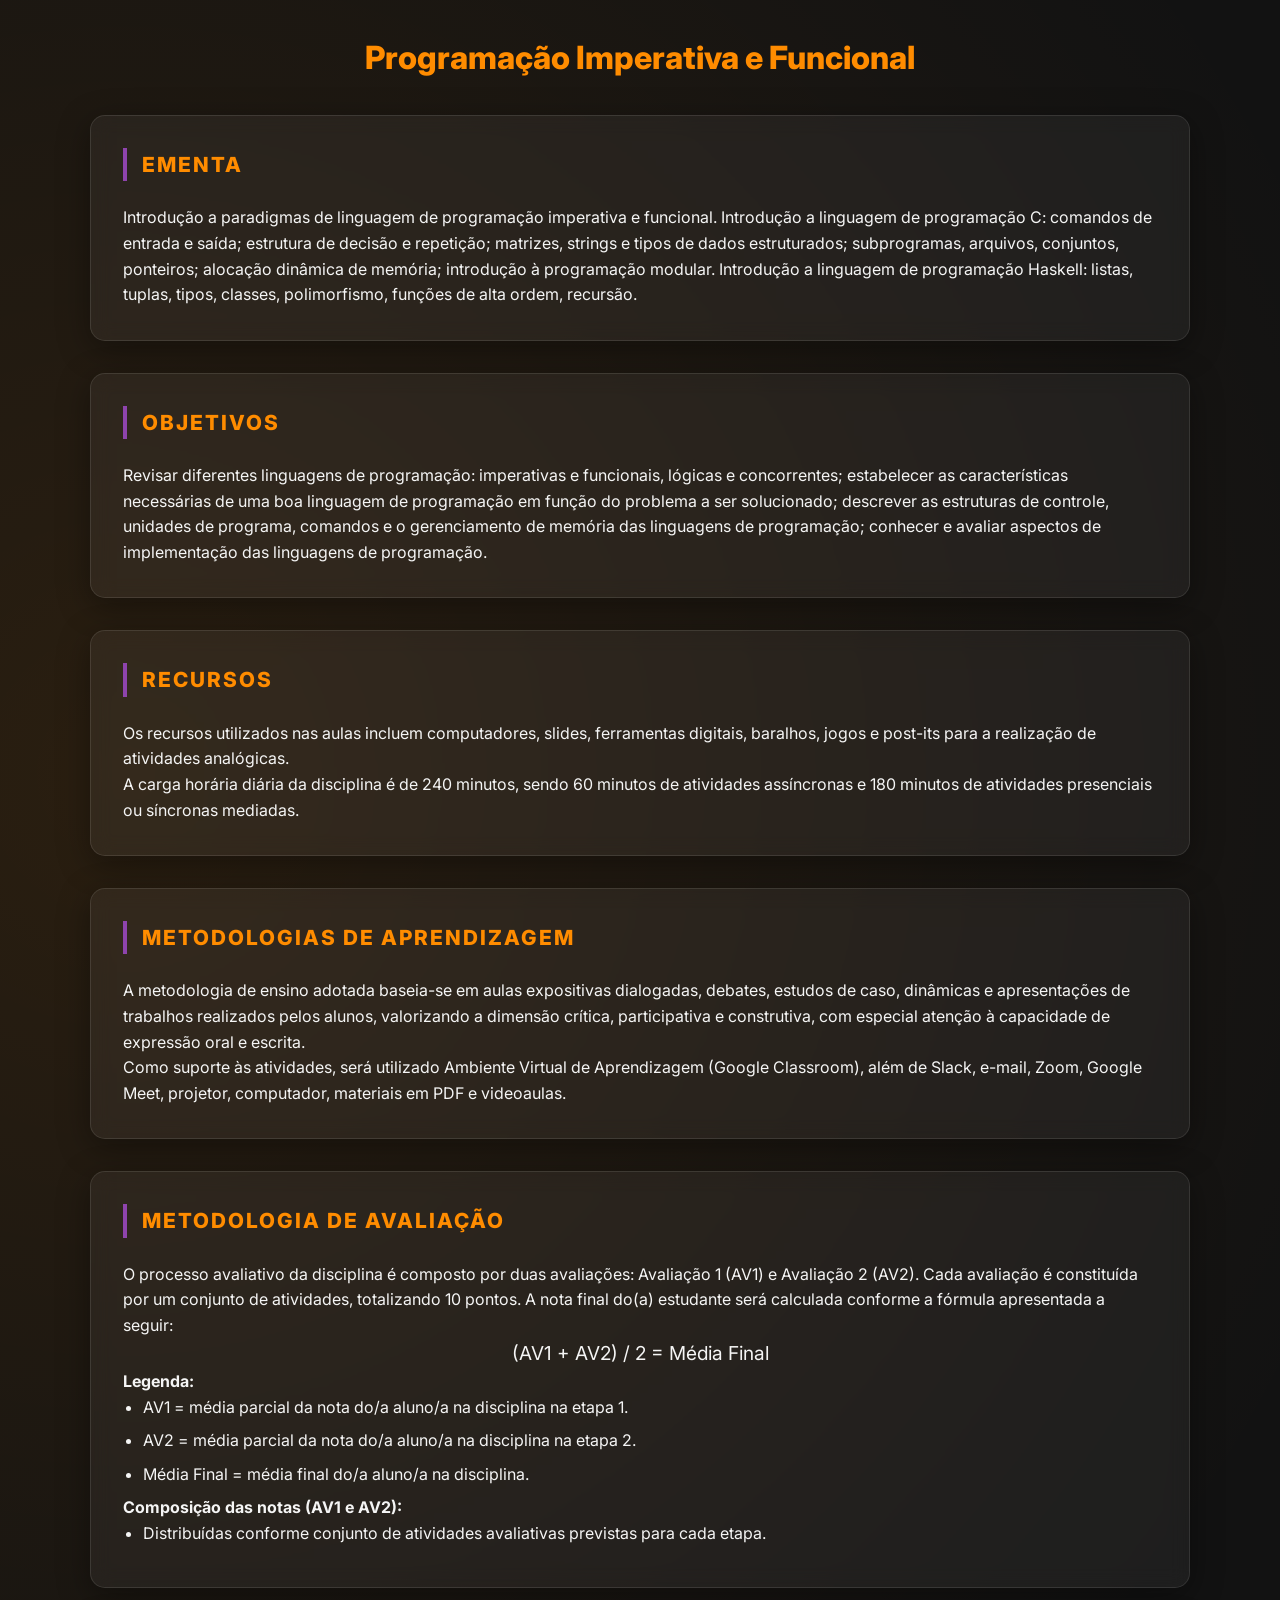
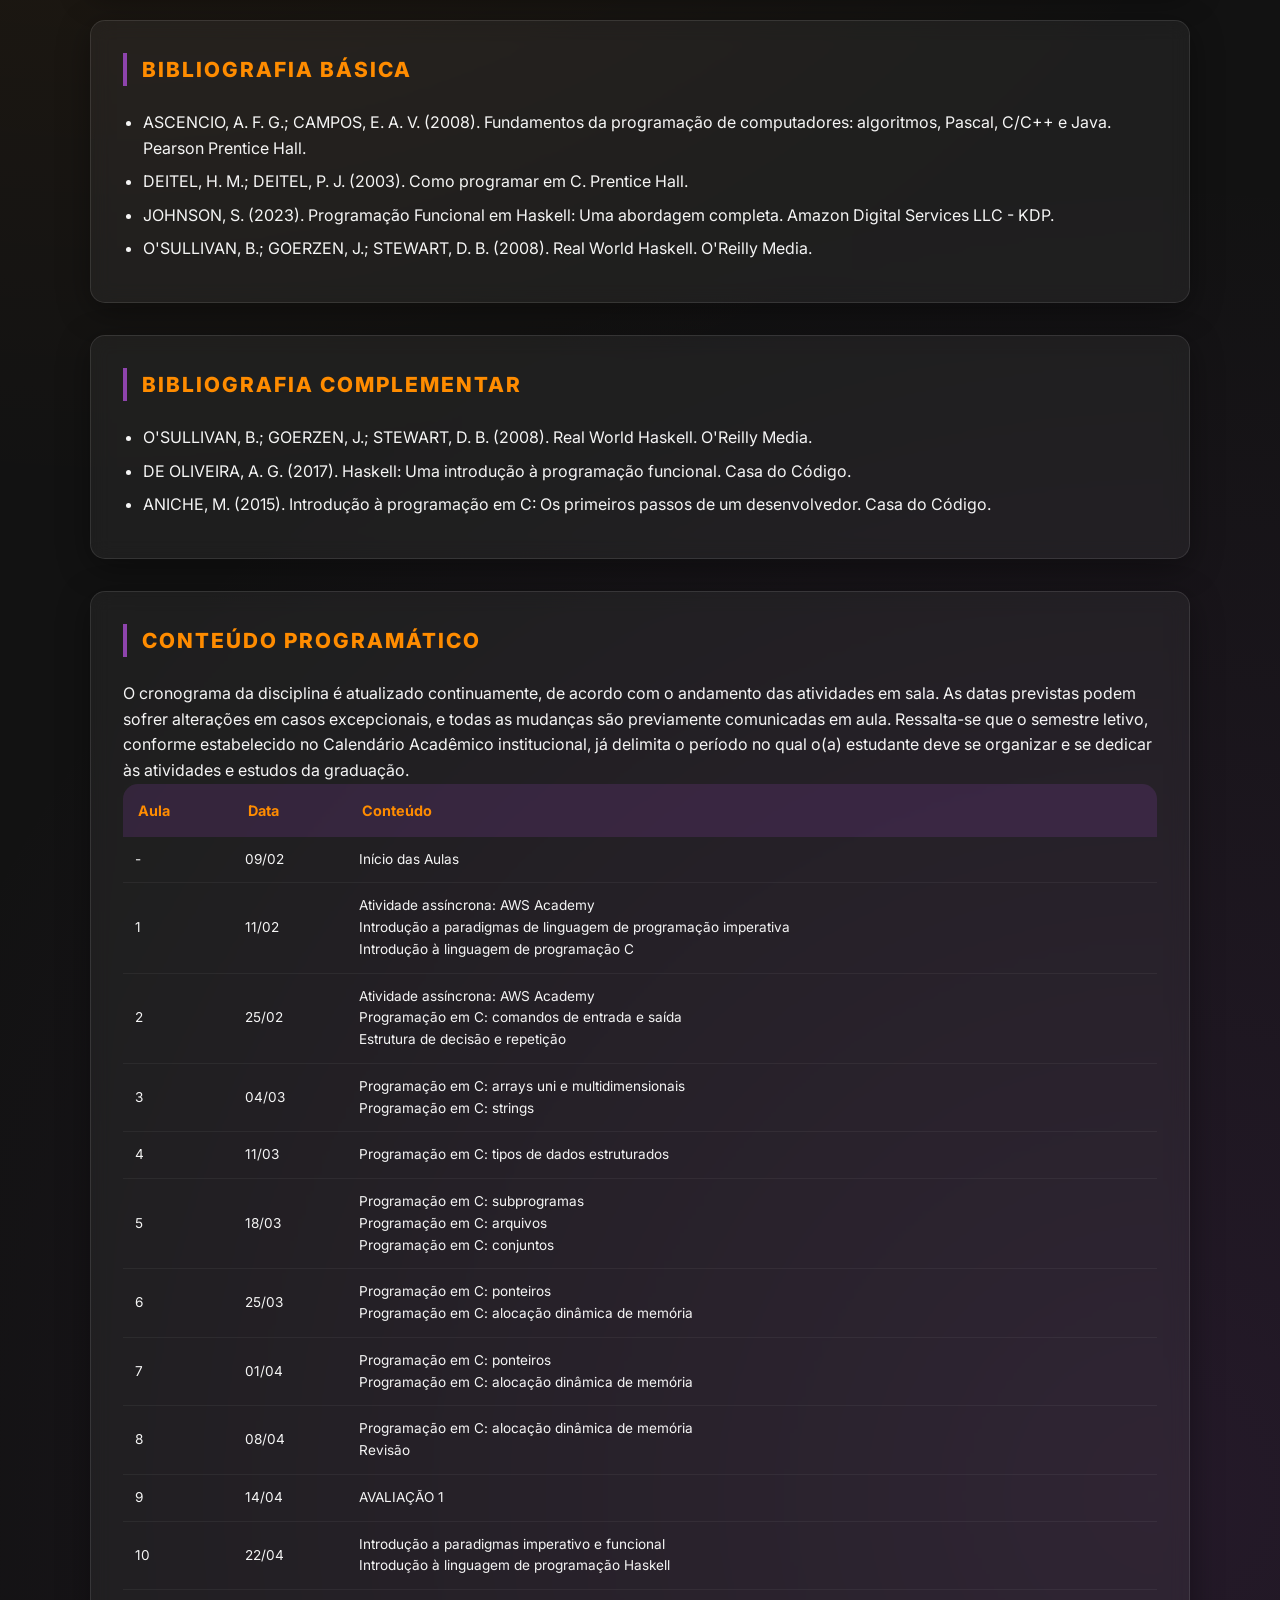
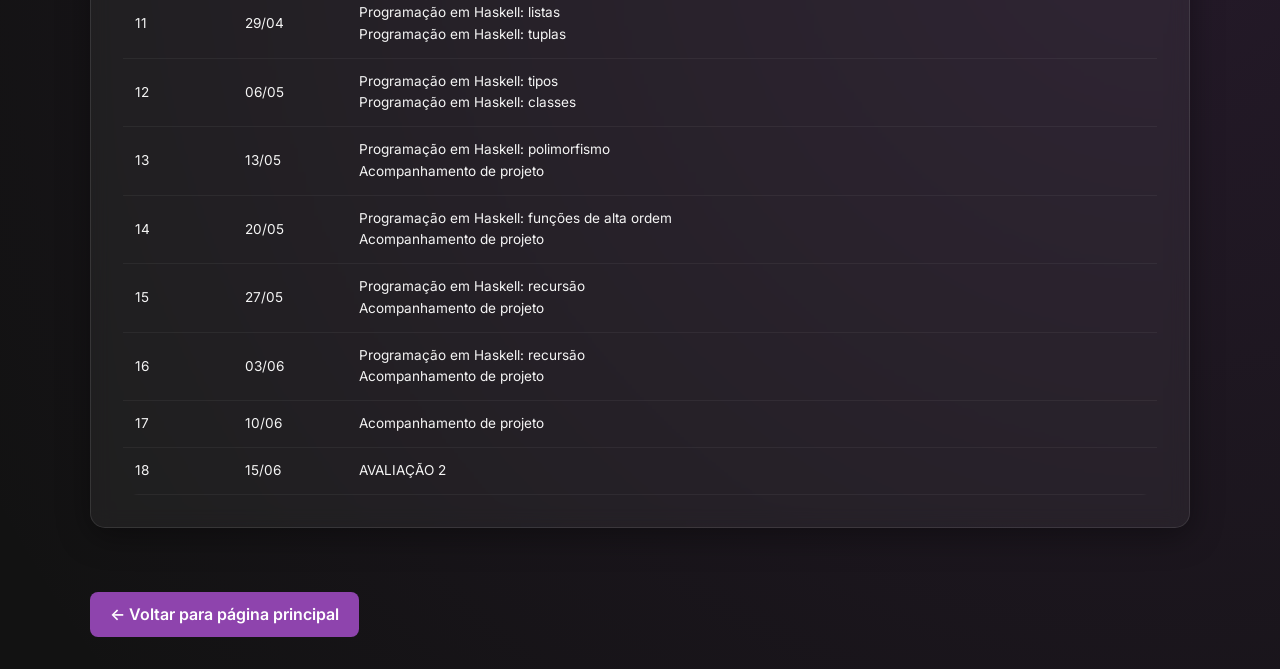
<file: pages/pif/pif.html>
<!doctype html>
<html lang="en">
  <head>
    <meta charset="UTF-8" />
    <meta name="viewport" content="width=device-width, initial-scale=1.0" />
    <title>Programação Imperativa e Funcinal</title>
    <link rel="stylesheet" href="../styleEm.css" />
    <link rel="icon" type="image/png" href="../../cesarlogopng.png" />
  </head>

  <body>
    <div class="container">
      <h1>Programação Imperativa e Funcional</h1>

      <section class="card">
        <h2>EMENTA</h2>
        <p>
          Introdução a paradigmas de linguagem de programação imperativa e
          funcional. Introdução a linguagem de programação C: comandos de
          entrada e saída; estrutura de decisão e repetição; matrizes, strings e
          tipos de dados estruturados; subprogramas, arquivos, conjuntos,
          ponteiros; alocação dinâmica de memória; introdução à programação
          modular. Introdução a linguagem de programação Haskell: listas,
          tuplas, tipos, classes, polimorfismo, funções de alta ordem, recursão.
        </p>
      </section>

      <section class="card">
        <h2>OBJETIVOS</h2>
        <p>
          Revisar diferentes linguagens de programação: imperativas e
          funcionais, lógicas e concorrentes; estabelecer as características
          necessárias de uma boa linguagem de programação em função do problema
          a ser solucionado; descrever as estruturas de controle, unidades de
          programa, comandos e o gerenciamento de memória das linguagens de
          programação; conhecer e avaliar aspectos de implementação das
          linguagens de programação.
        </p>
      </section>

      <section class="card">
        <h2>RECURSOS</h2>
        <p>
          Os recursos utilizados nas aulas incluem computadores, slides,
          ferramentas digitais, baralhos, jogos e post-its para a realização de
          atividades analógicas.
        </p>
        <p>
          A carga horária diária da disciplina é de 240 minutos, sendo 60
          minutos de atividades assíncronas e 180 minutos de atividades
          presenciais ou síncronas mediadas.
        </p>
      </section>

      <section class="card">
        <h2>METODOLOGIAS DE APRENDIZAGEM</h2>
        <p>
          A metodologia de ensino adotada baseia-se em aulas expositivas
          dialogadas, debates, estudos de caso, dinâmicas e apresentações de
          trabalhos realizados pelos alunos, valorizando a dimensão crítica,
          participativa e construtiva, com especial atenção à capacidade de
          expressão oral e escrita.
        </p>
        <p>
          Como suporte às atividades, será utilizado Ambiente Virtual de
          Aprendizagem (Google Classroom), além de Slack, e-mail, Zoom, Google
          Meet, projetor, computador, materiais em PDF e videoaulas.
        </p>
      </section>

      <section class="card">
        <h2>METODOLOGIA DE AVALIAÇÃO</h2>
        <p>
          O processo avaliativo da disciplina é composto por duas avaliações:
          Avaliação 1 (AV1) e Avaliação 2 (AV2). Cada avaliação é constituída
          por um conjunto de atividades, totalizando 10 pontos. A nota final
          do(a) estudante será calculada conforme a fórmula apresentada a
          seguir:
        </p>

        <p style="text-align: center; font-size: 1.2rem">
          (AV1 + AV2) / 2 = Média Final
        </p>

        <p><strong>Legenda:</strong></p>
        <ul>
          <li>
            AV1 = média parcial da nota do/a aluno/a na disciplina na etapa 1.
          </li>
          <li>
            AV2 = média parcial da nota do/a aluno/a na disciplina na etapa 2.
          </li>
          <li>Média Final = média final do/a aluno/a na disciplina.</li>
        </ul>

        <p><strong>Composição das notas (AV1 e AV2):</strong></p>
        <ul>
          <li>
            Distribuídas conforme conjunto de atividades avaliativas previstas
            para cada etapa.
          </li>
        </ul>
      </section>

      <section class="card">
        <h2>BIBLIOGRAFIA BÁSICA</h2>
        <ul>
          <li>
            ASCENCIO, A. F. G.; CAMPOS, E. A. V. (2008). Fundamentos da
            programação de computadores: algoritmos, Pascal, C/C++ e Java.
            Pearson Prentice Hall.
          </li>
          <li>
            DEITEL, H. M.; DEITEL, P. J. (2003). Como programar em C. Prentice
            Hall.
          </li>
          <li>
            JOHNSON, S. (2023). Programação Funcional em Haskell: Uma abordagem
            completa. Amazon Digital Services LLC - KDP.
          </li>
          <li>
            O'SULLIVAN, B.; GOERZEN, J.; STEWART, D. B. (2008). Real World
            Haskell. O'Reilly Media.
          </li>
        </ul>
      </section>

      <section class="card">
        <h2>BIBLIOGRAFIA COMPLEMENTAR</h2>
        <ul>
          <li>
            O'SULLIVAN, B.; GOERZEN, J.; STEWART, D. B. (2008). Real World
            Haskell. O'Reilly Media.
          </li>
          <li>
            DE OLIVEIRA, A. G. (2017). Haskell: Uma introdução à programação
            funcional. Casa do Código.
          </li>
          <li>
            ANICHE, M. (2015). Introdução à programação em C: Os primeiros
            passos de um desenvolvedor. Casa do Código.
          </li>
        </ul>
      </section>

      <section class="card">
        <h2>CONTEÚDO PROGRAMÁTICO</h2>
        <p>
          O cronograma da disciplina é atualizado continuamente, de acordo com o
          andamento das atividades em sala. As datas previstas podem sofrer
          alterações em casos excepcionais, e todas as mudanças são previamente
          comunicadas em aula. Ressalta-se que o semestre letivo, conforme
          estabelecido no Calendário Acadêmico institucional, já delimita o
          período no qual o(a) estudante deve se organizar e se dedicar às
          atividades e estudos da graduação.
        </p>

        <div class="table-container">
          <table>
            <thead>
              <tr>
                <th>Aula</th>
                <th>Data</th>
                <th>Conteúdo</th>
              </tr>
            </thead>
            <tbody>
              <tr>
                <td>-</td>
                <td>09/02</td>
                <td>Início das Aulas</td>
              </tr>

              <tr>
                <td>1</td>
                <td>11/02</td>
                <td>
                  Atividade assíncrona: AWS Academy<br />
                  Introdução a paradigmas de linguagem de programação
                  imperativa<br />
                  Introdução à linguagem de programação C
                </td>
              </tr>

              <tr>
                <td>2</td>
                <td>25/02</td>
                <td>
                  Atividade assíncrona: AWS Academy<br />
                  Programação em C: comandos de entrada e saída<br />
                  Estrutura de decisão e repetição
                </td>
              </tr>

              <tr>
                <td>3</td>
                <td>04/03</td>
                <td>
                  Programação em C: arrays uni e multidimensionais<br />
                  Programação em C: strings
                </td>
              </tr>

              <tr>
                <td>4</td>
                <td>11/03</td>
                <td>Programação em C: tipos de dados estruturados</td>
              </tr>

              <tr>
                <td>5</td>
                <td>18/03</td>
                <td>
                  Programação em C: subprogramas<br />
                  Programação em C: arquivos<br />
                  Programação em C: conjuntos
                </td>
              </tr>

              <tr>
                <td>6</td>
                <td>25/03</td>
                <td>
                  Programação em C: ponteiros<br />
                  Programação em C: alocação dinâmica de memória
                </td>
              </tr>

              <tr>
                <td>7</td>
                <td>01/04</td>
                <td>
                  Programação em C: ponteiros<br />
                  Programação em C: alocação dinâmica de memória
                </td>
              </tr>

              <tr>
                <td>8</td>
                <td>08/04</td>
                <td>
                  Programação em C: alocação dinâmica de memória<br />
                  Revisão
                </td>
              </tr>

              <tr>
                <td>9</td>
                <td>14/04</td>
                <td>AVALIAÇÃO 1</td>
              </tr>

              <tr>
                <td>10</td>
                <td>22/04</td>
                <td>
                  Introdução a paradigmas imperativo e funcional<br />
                  Introdução à linguagem de programação Haskell
                </td>
              </tr>

              <tr>
                <td>11</td>
                <td>29/04</td>
                <td>
                  Programação em Haskell: listas<br />
                  Programação em Haskell: tuplas
                </td>
              </tr>

              <tr>
                <td>12</td>
                <td>06/05</td>
                <td>
                  Programação em Haskell: tipos<br />
                  Programação em Haskell: classes
                </td>
              </tr>

              <tr>
                <td>13</td>
                <td>13/05</td>
                <td>
                  Programação em Haskell: polimorfismo<br />
                  Acompanhamento de projeto
                </td>
              </tr>

              <tr>
                <td>14</td>
                <td>20/05</td>
                <td>
                  Programação em Haskell: funções de alta ordem<br />
                  Acompanhamento de projeto
                </td>
              </tr>

              <tr>
                <td>15</td>
                <td>27/05</td>
                <td>
                  Programação em Haskell: recursão<br />
                  Acompanhamento de projeto
                </td>
              </tr>

              <tr>
                <td>16</td>
                <td>03/06</td>
                <td>
                  Programação em Haskell: recursão<br />
                  Acompanhamento de projeto
                </td>
              </tr>

              <tr>
                <td>17</td>
                <td>10/06</td>
                <td>Acompanhamento de projeto</td>
              </tr>

              <tr>
                <td>18</td>
                <td>15/06</td>
                <td>AVALIAÇÃO 2</td>
              </tr>
            </tbody>
          </table>
        </div>
      </section>

      <footer class="rodape">
        <a href="../../index.html" class="botao-voltar"
          >← Voltar para página principal</a
        >
      </footer>
    </div>
  </body>
</html>
</file>
<file: pages/styleEm.css>
@import url("https://fonts.googleapis.com/css2?family=Inter:wght@300;400;600;800&display=swap");

:root {
  --primary-orange: #ff8c00;
  --accent-purple: #8e44ad;
  --light-purple: #a55eea;
  --bg-dark: #121212;
  --card-bg: rgba(255, 255, 255, 0.05);
  --text-white: #f5f5f5;
}

* {
  margin: 0;
  padding: 0;
  box-sizing: border-box;
}

body {
  font-family: "Inter", sans-serif;
  background-color: var(--bg-dark);
  background-image:
    radial-gradient(
      circle at 10% 20%,
      rgba(255, 140, 0, 0.1) 0%,
      transparent 40%
    ),
    radial-gradient(
      circle at 90% 80%,
      rgba(142, 68, 173, 0.15) 0%,
      transparent 40%
    );
  color: var(--text-white);
  line-height: 1.6;
  min-height: 100vh;
  padding: 2rem 1rem;
  overflow-x: hidden;
}

.container {
  max-width: 1100px;
  margin: 0 auto;
  animation: fadeIn 0.8s ease-out;
}

h1 {
  text-align: center;
  margin-bottom: 2rem;
  font-weight: 800;
  color: var(--primary-orange);
}

h2 {
  color: var(--primary-orange);
  text-transform: uppercase;
  letter-spacing: 2px;
  margin-bottom: 1.5rem;
  border-left: 4px solid var(--accent-purple);
  padding-left: 15px;
  font-weight: 800;
  font-size: 1.3rem;
}

section {
  margin-bottom: 2rem;
  background: var(--card-bg);
  padding: 2rem;
  border-radius: 15px;
  backdrop-filter: blur(10px);
  border: 1px solid rgba(255, 255, 255, 0.1);
  box-shadow: 0 8px 32px 0 rgba(0, 0, 0, 0.37);
  transition: 0.3s ease;
  overflow: hidden;
}

section:hover {
  transform: translateY(-3px);
}

ul {
  padding-left: 20px;
}

li {
  margin-bottom: 8px;
}

.table-container {
  width: 100%;
  overflow-x: auto;
  border-radius: 15px;
  -webkit-overflow-scrolling: touch;
}

table {
  width: 100%;
  border-collapse: collapse;
  min-width: 700px;
}

th {
  background-color: rgba(142, 68, 173, 0.2);
  color: var(--primary-orange);
  padding: 15px;
  text-align: left;
  font-size: 0.9rem;
  white-space: nowrap;
}

td {
  padding: 12px;
  border-bottom: 1px solid rgba(255, 255, 255, 0.05);
  font-size: 0.85rem;
  word-break: break-word;
}

tr:hover {
  background: rgba(255, 140, 0, 0.1);
  transition: 0.3s ease;
}

.botao-voltar {
  display: inline-block;
  margin-top: 2rem;
  padding: 10px 20px;
  background: var(--accent-purple);
  color: white;
  text-decoration: none;
  border-radius: 8px;
  transition: 0.3s ease;
  font-weight: 600;
}

.botao-voltar:hover {
  background: var(--primary-orange);
}

@keyframes fadeIn {
  from {
    opacity: 0;
    transform: translateY(20px);
  }
  to {
    opacity: 1;
    transform: translateY(0);
  }
}

@media (max-width: 768px) {
  body {
    padding: 1.5rem 0.8rem;
  }

  h1 {
    font-size: 1.6rem;
  }

  h2 {
    font-size: 1.1rem;
  }

  section {
    padding: 1.5rem;
  }

  table {
    min-width: 600px;
  }

  th,
  td {
    padding: 10px;
    font-size: 0.8rem;
  }
}

@media (max-width: 480px) {
  body {
    padding: 1.2rem 0.6rem;
  }

  h1 {
    font-size: 1.4rem;
  }

  section {
    padding: 1.2rem;
    border-radius: 12px;
  }

  th,
  td {
    padding: 8px;
    font-size: 0.75rem;
  }
}
</file>
